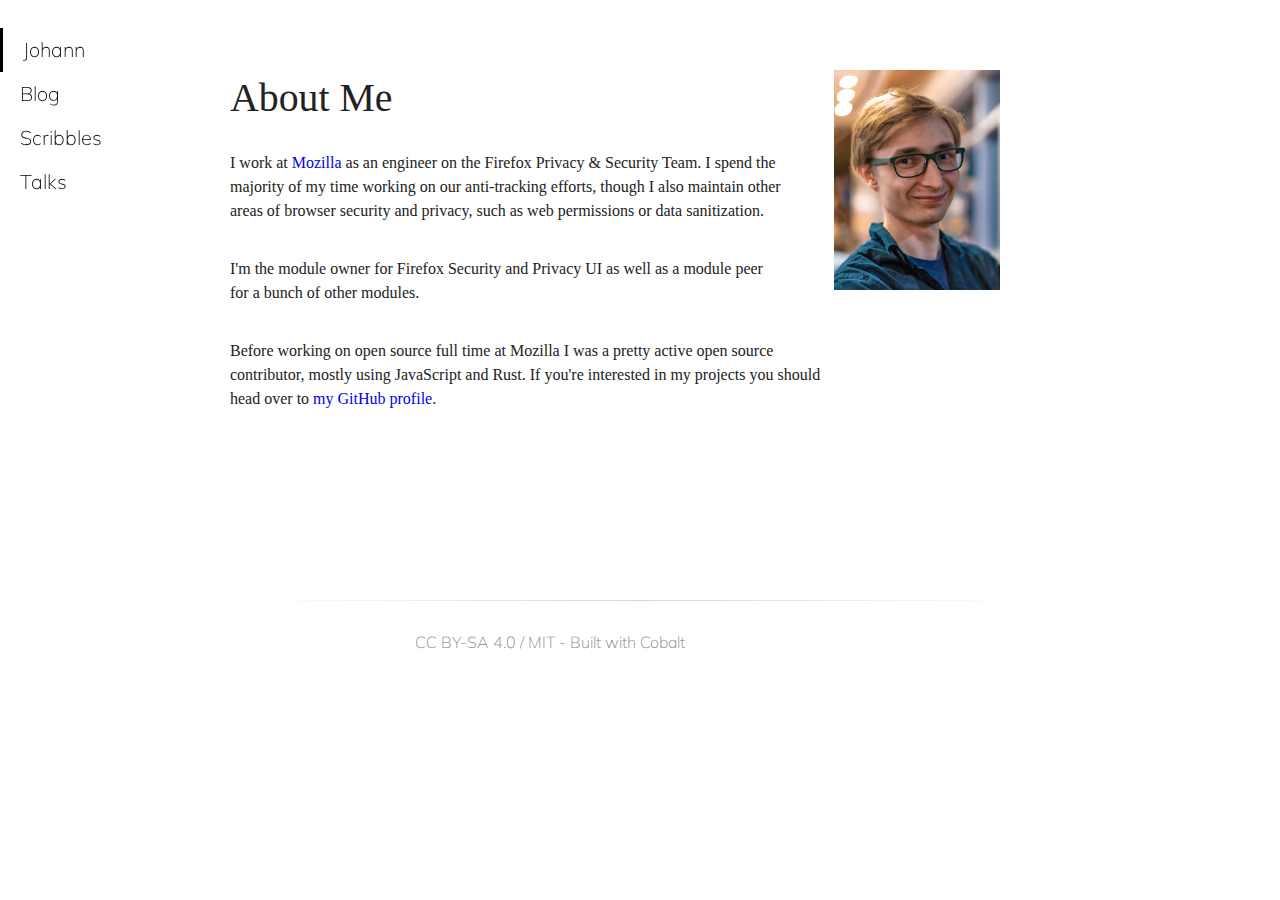
<file: about/index.html>
<!DOCTYPE html>
<html>
  <head>
    <meta charset="utf-8">
<meta name="viewport" content="width=device-width">
<title>Me</title>
<link href='https://fonts.googleapis.com/css?family=Muli:400,300' rel='stylesheet' type='text/css'>
<link href="https://maxcdn.bootstrapcdn.com/font-awesome/4.5.0/css/font-awesome.min.css" rel="stylesheet" integrity="sha256-3dkvEK0WLHRJ7/Csr0BZjAWxERc5WH7bdeUya2aXxdU= sha512-+L4yy6FRcDGbXJ9mPG8MT/3UCDzwR9gPeyFNMCtInsol++5m3bk2bXWKdZjvybmohrAsn3Ua5x8gfLnbE1YkOg==" crossorigin="anonymous">
<link rel="stylesheet" href="/writ.min.css">
<link rel="stylesheet" href="/style.css" type="text/css" media="all" />
<link rel="alternate" href="/rss.xml" type="application/rss+xml" title="RSS" />

  </head>
<body data-route=about>
  <nav class="menu">
  <a class="menu-item current" href="/about/">Johann</a>
  <a class="menu-item " href="/">Blog</a>
  <a class="menu-item" href="https://www.notion.so/johannhof/Johann-s-Scribbles-646639f7330b4147a2942172f36b6964">Scribbles</a>
  <a class="menu-item " href="/talks/">Talks</a>
  <a class="menu-item icon" href="http://github.com/johannhof"><i class="fa fa-github-square"></i></a>
  <a class="menu-item icon" href="http://twitter.com/johannh"><i class="fa fa-twitter-square"></i></a>
  <a class="menu-item icon" href="/rss.xml"><i class="fa fa-rss-square"></i></a>
  <hr>
</nav>

  <main>
    <img class="me-image" src="/img/me.jpg" />

<h1>About Me</h1>

<p>
I work at <a href="https://mozilla.org">Mozilla</a> as an engineer on the Firefox Privacy &amp; Security Team. I spend the majority of my time working on our anti-tracking efforts, though I also maintain other areas of browser security and privacy, such as web permissions or data sanitization.
</p>

<p>
I'm the module owner for Firefox Security and Privacy UI as well as a module peer for a bunch of other modules.
</p>

<p>Before working on open source full time at Mozilla I was a pretty active open source contributor, mostly using JavaScript and Rust. If you're interested in my projects you should head over to <a href="http://github.com/johannhof">my GitHub profile</a>.</p>

  </main>
  <footer>
  <hr>
  <p>
    <a href="/license/">CC BY-SA 4.0 / MIT</a>
    -
    <a href="https://github.com/cobalt-org/cobalt.rs">Built with Cobalt</a>
  </p>
  <br>
</footer>

</body>
</html>
</file>
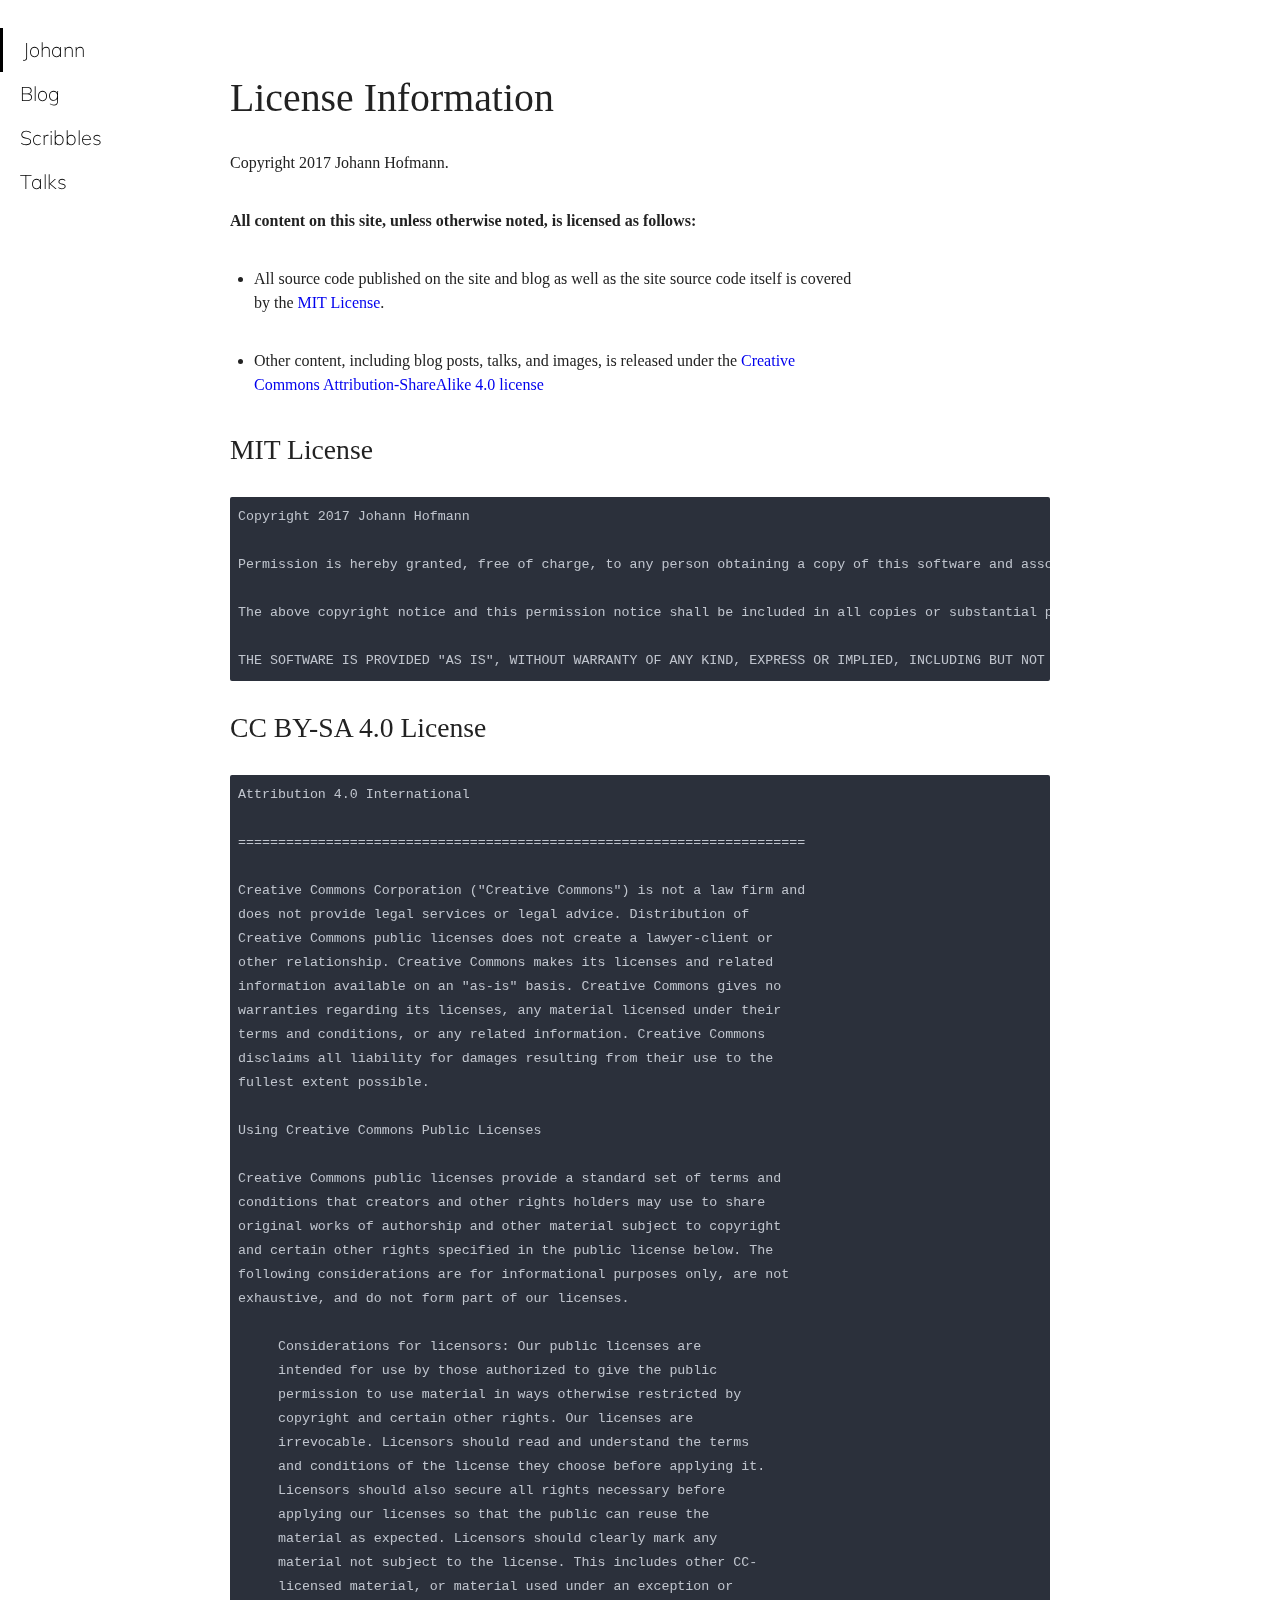
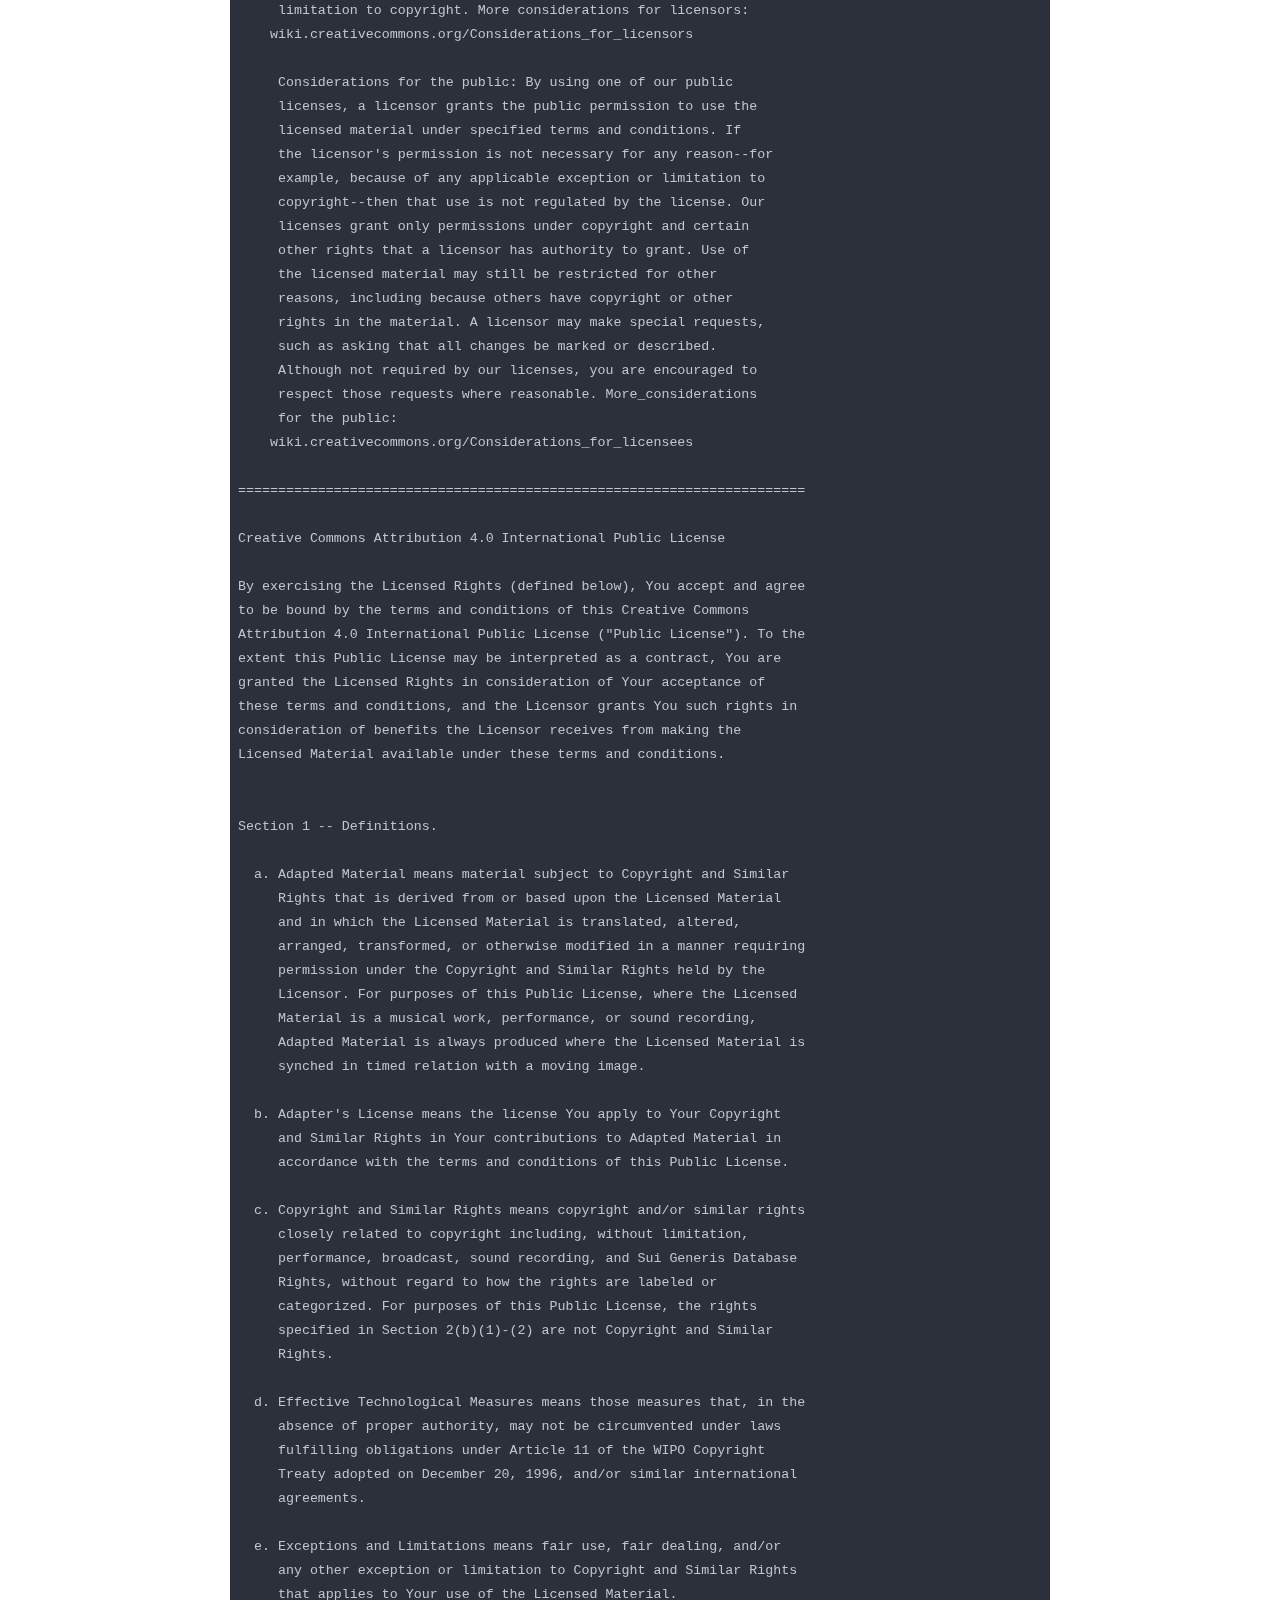
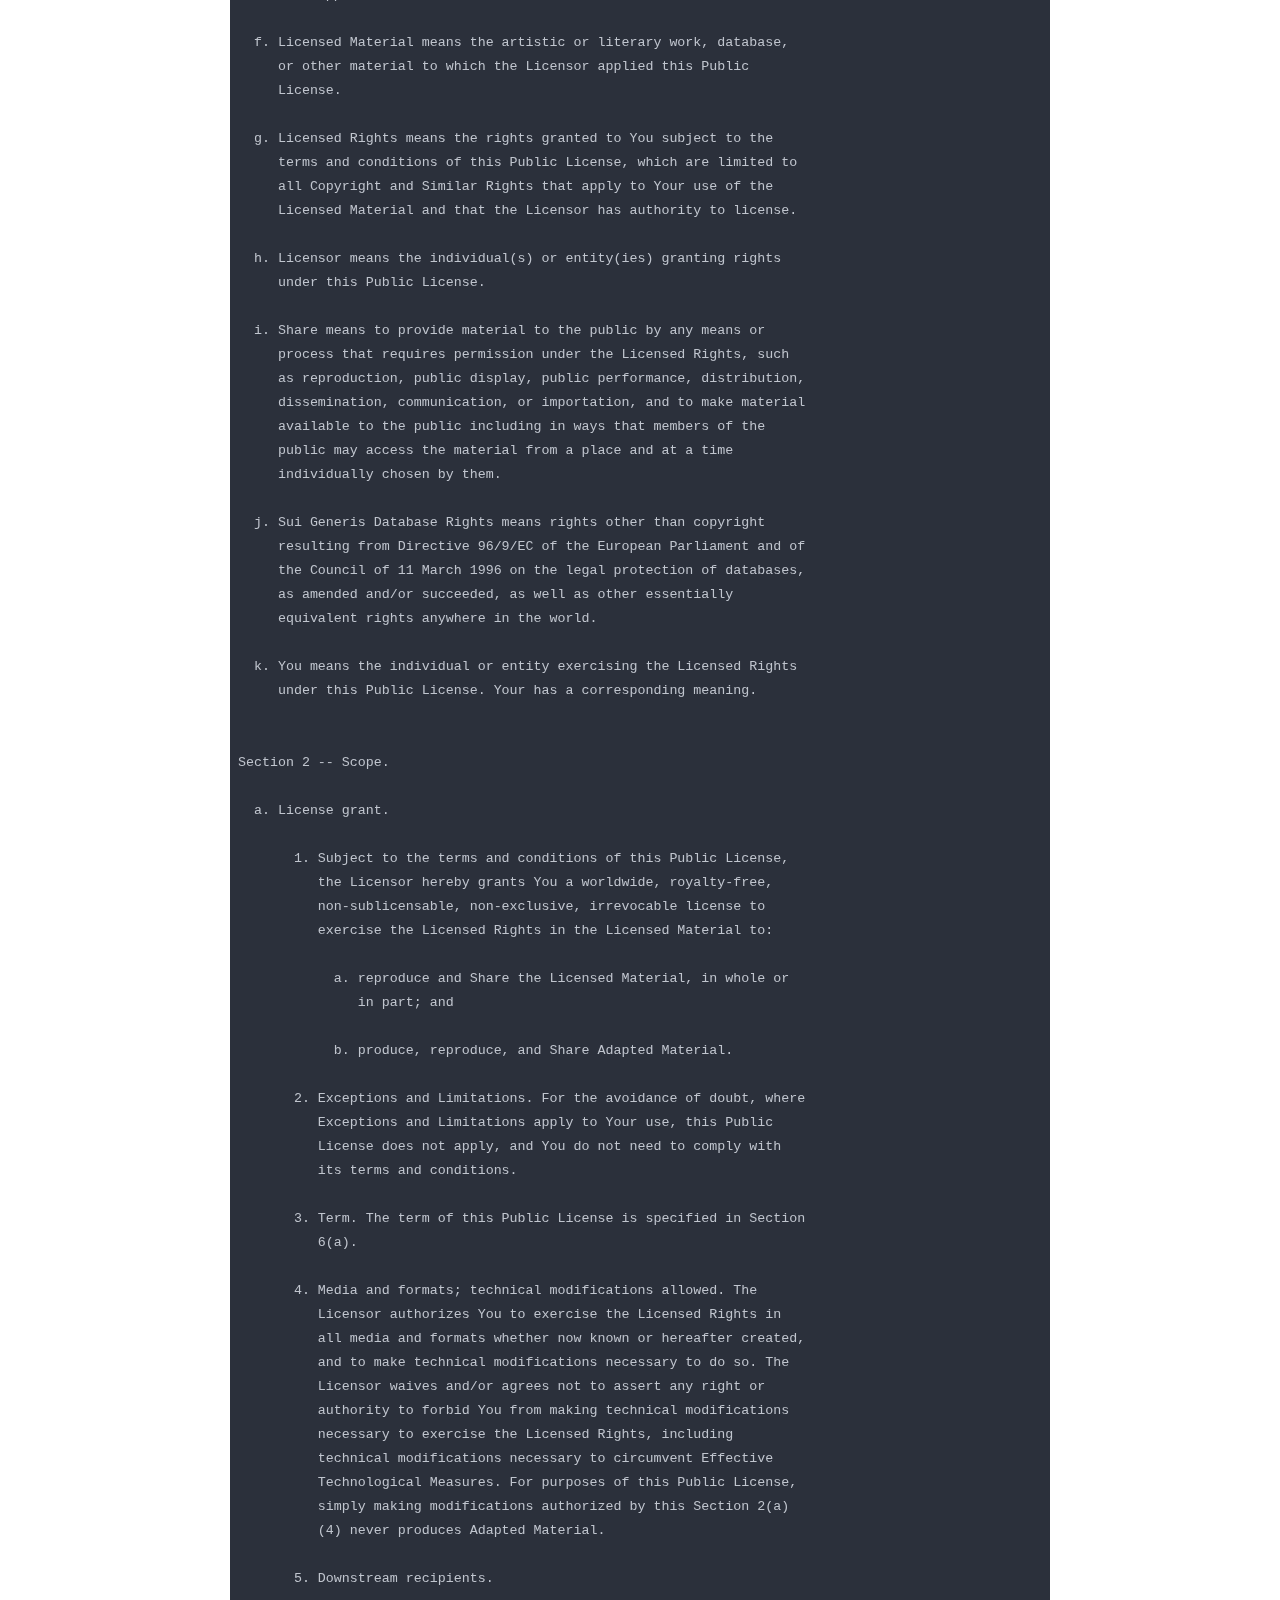
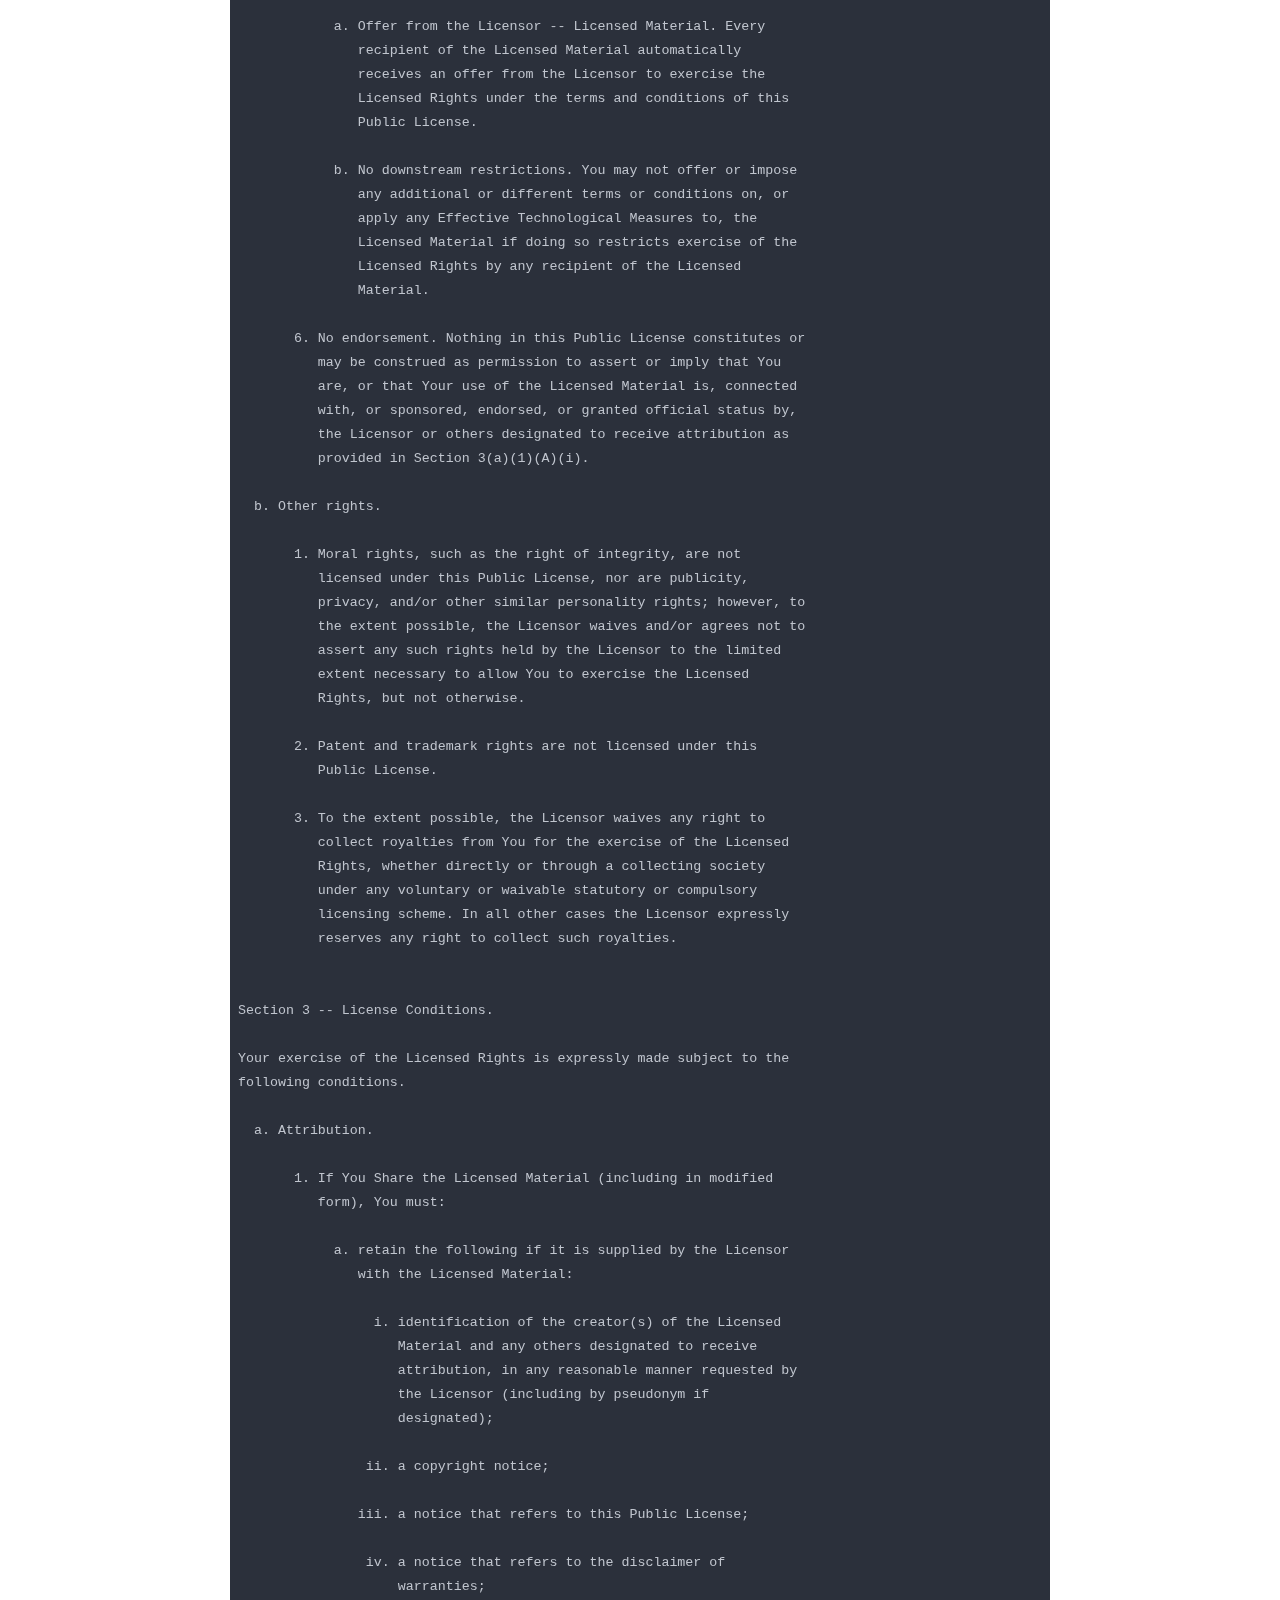
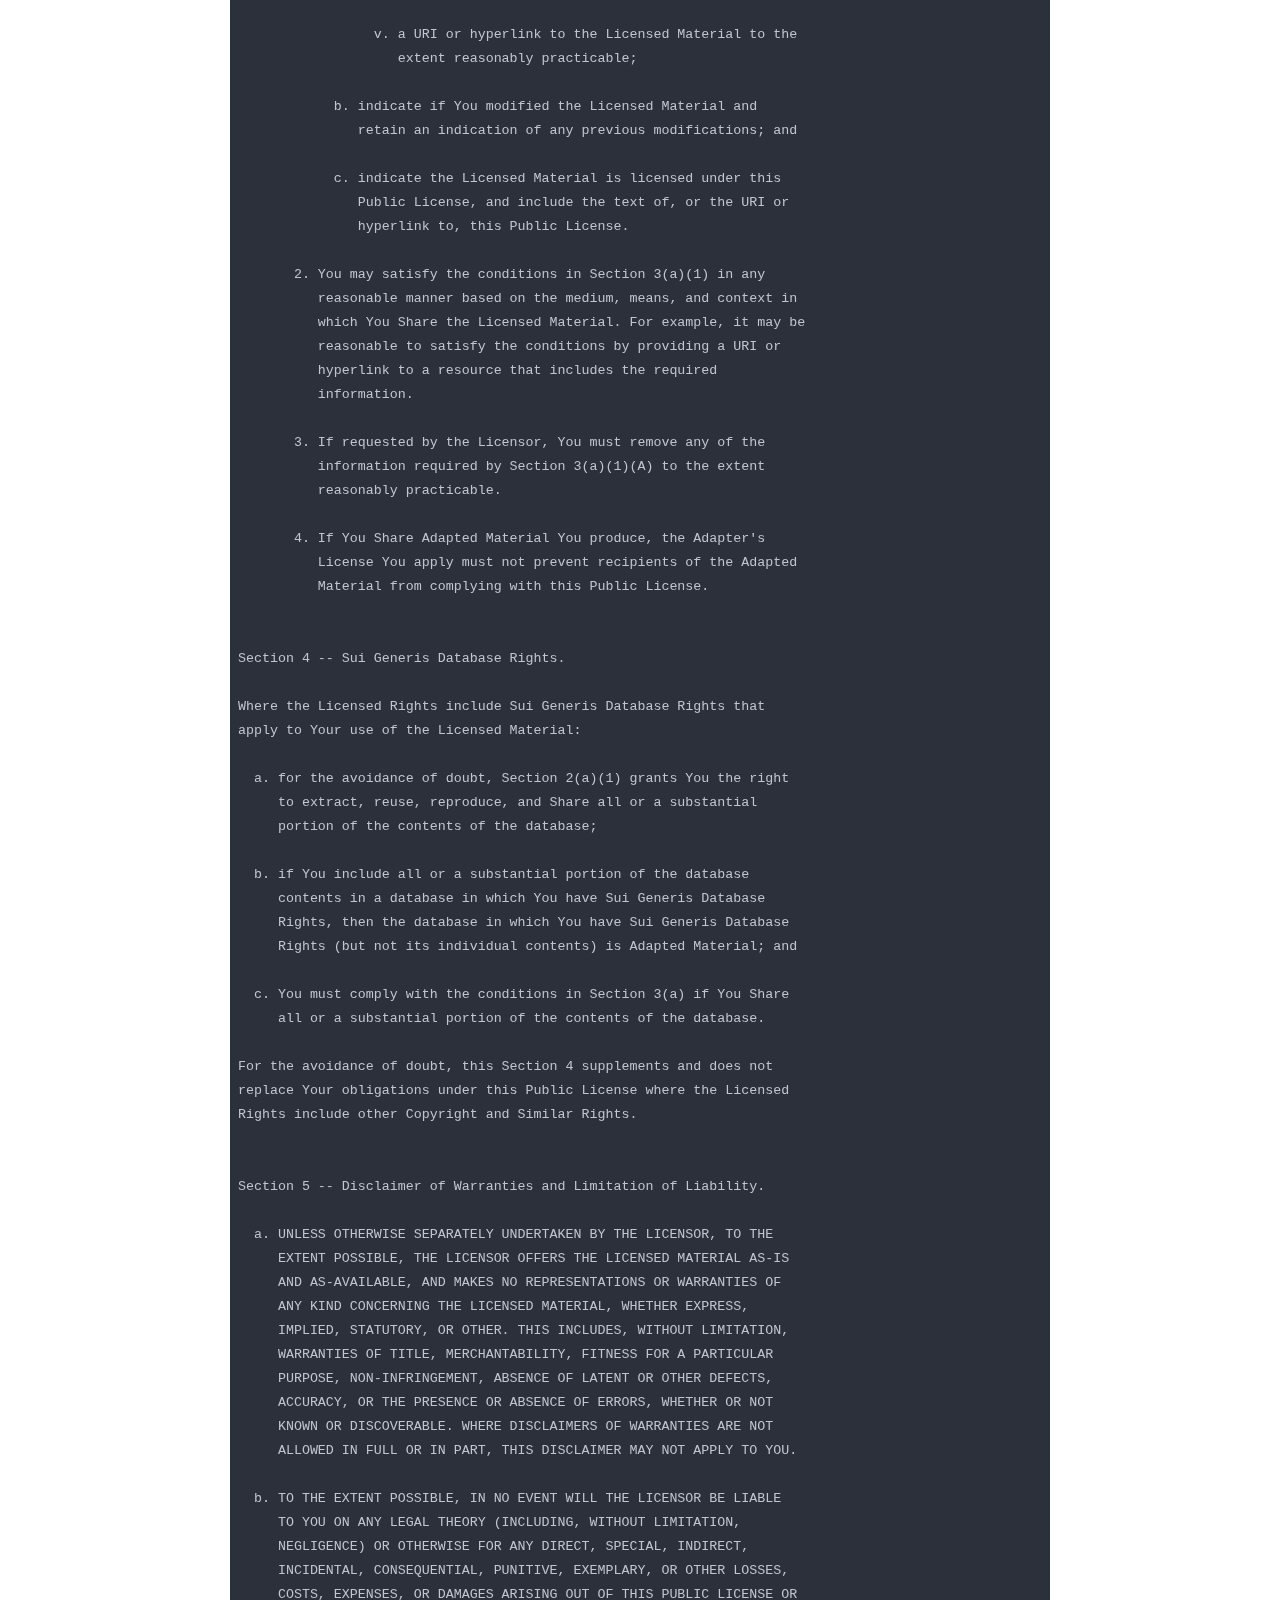
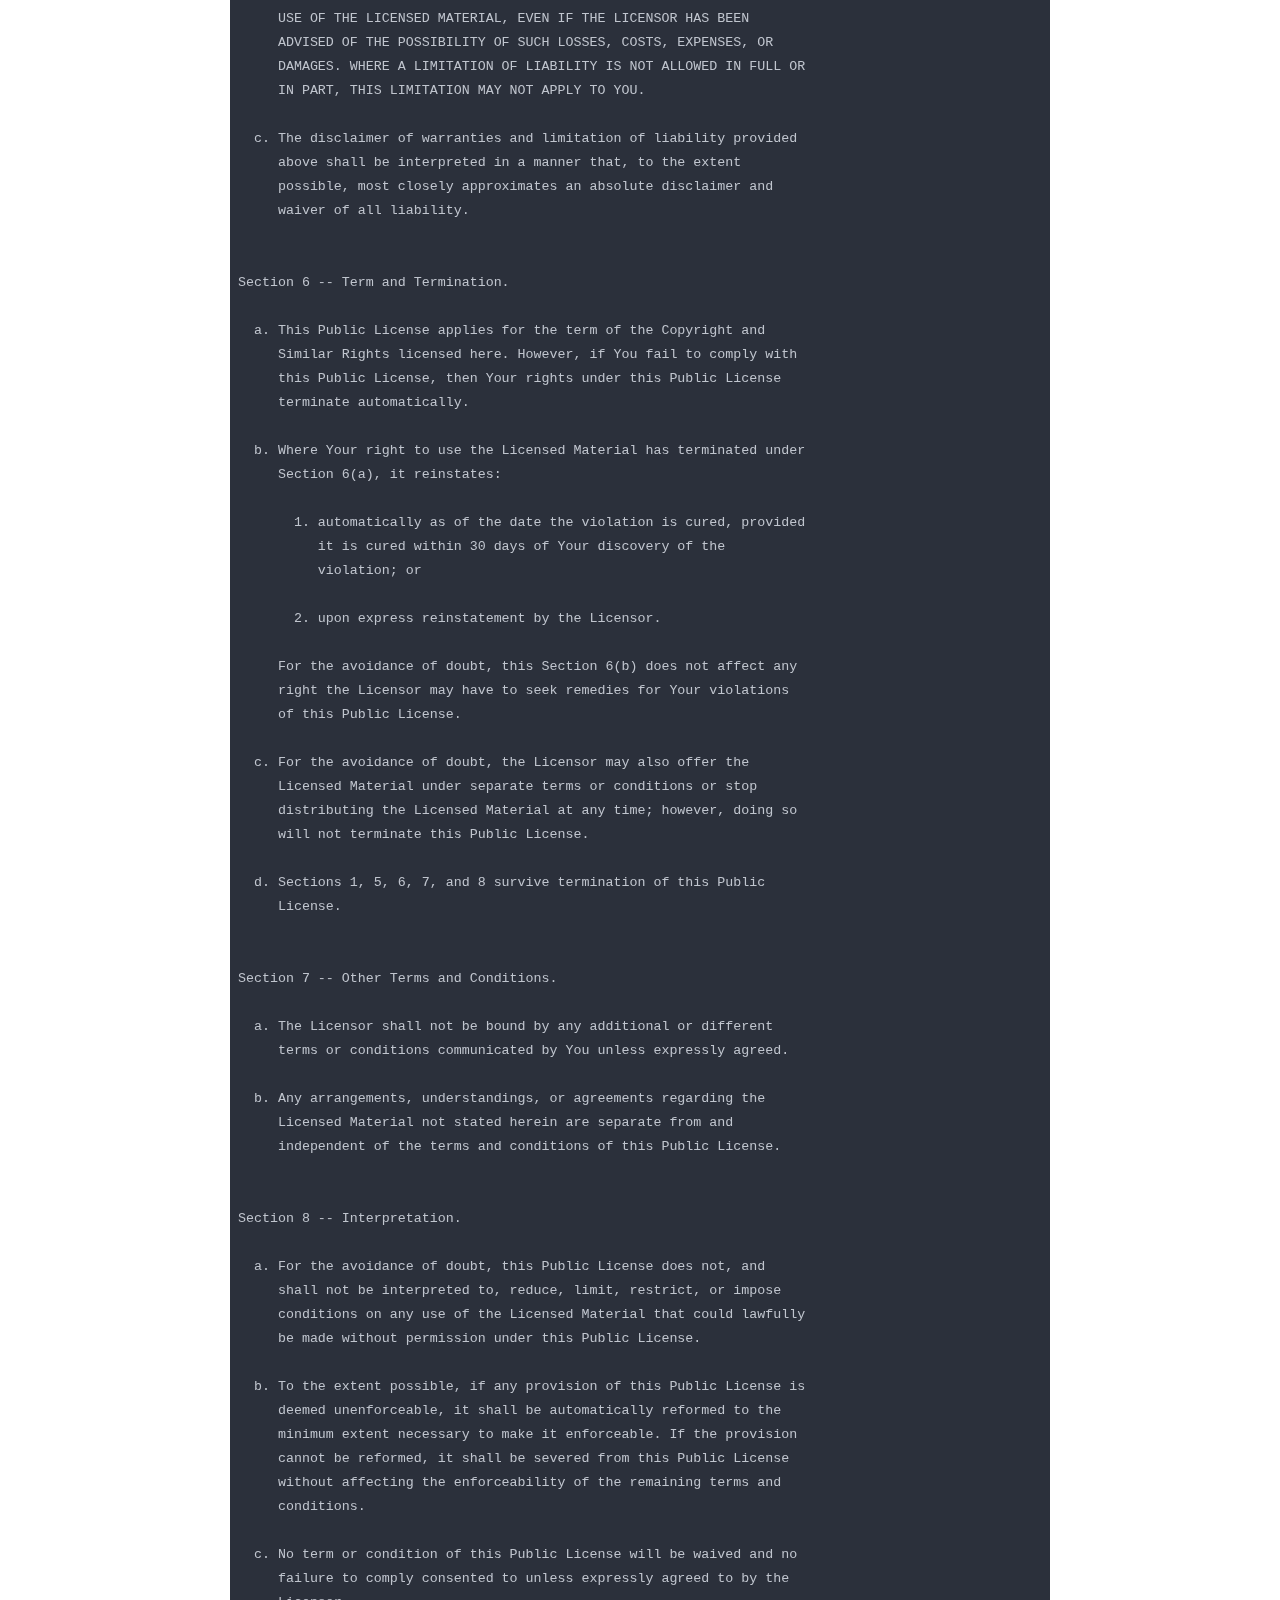
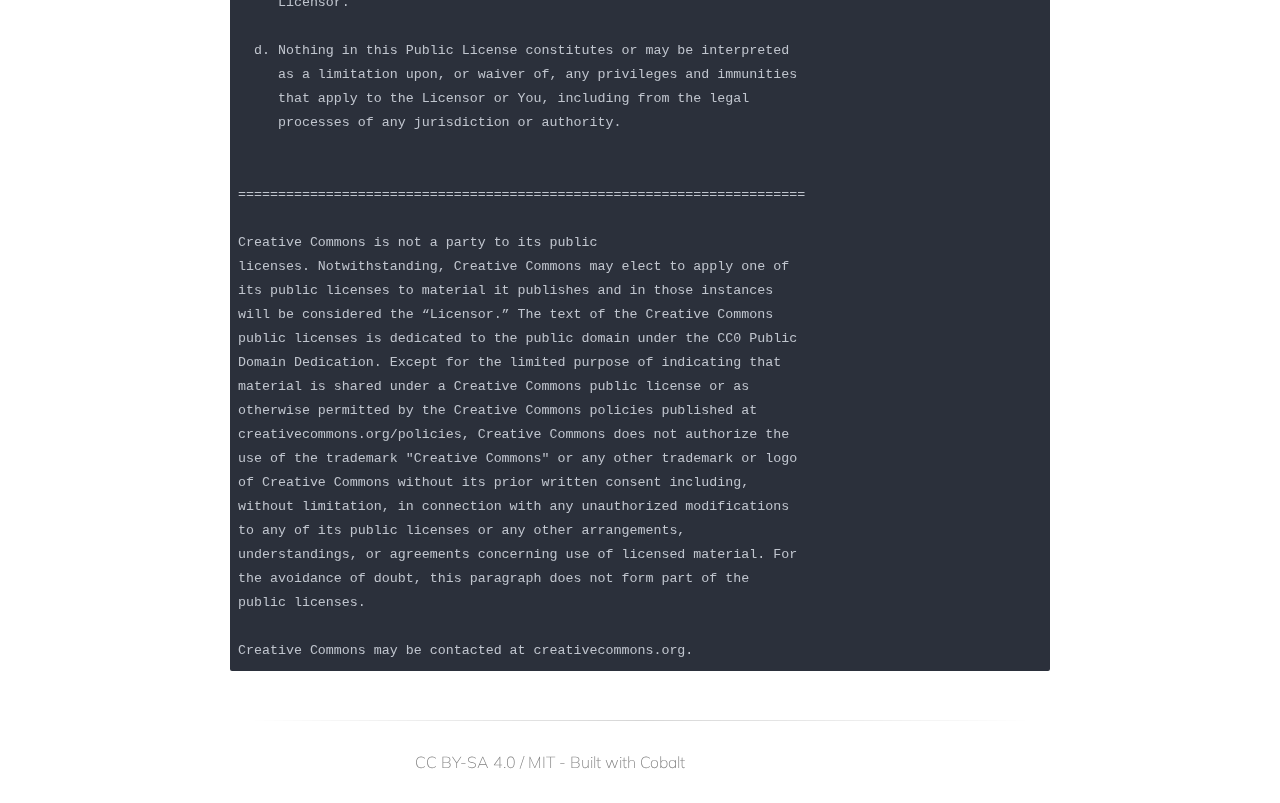
<file: license/index.html>
<!DOCTYPE html>
<html>
  <head>
    <meta charset="utf-8">
<meta name="viewport" content="width=device-width">
<title>johannh.me - License</title>
<link href='https://fonts.googleapis.com/css?family=Muli:400,300' rel='stylesheet' type='text/css'>
<link href="https://maxcdn.bootstrapcdn.com/font-awesome/4.5.0/css/font-awesome.min.css" rel="stylesheet" integrity="sha256-3dkvEK0WLHRJ7/Csr0BZjAWxERc5WH7bdeUya2aXxdU= sha512-+L4yy6FRcDGbXJ9mPG8MT/3UCDzwR9gPeyFNMCtInsol++5m3bk2bXWKdZjvybmohrAsn3Ua5x8gfLnbE1YkOg==" crossorigin="anonymous">
<link rel="stylesheet" href="/writ.min.css">
<link rel="stylesheet" href="/style.css" type="text/css" media="all" />
<link rel="alternate" href="/rss.xml" type="application/rss+xml" title="RSS" />

  </head>
<body data-route=about>
  <nav class="menu">
  <a class="menu-item current" href="/about/">Johann</a>
  <a class="menu-item " href="/">Blog</a>
  <a class="menu-item" href="https://www.notion.so/johannhof/Johann-s-Scribbles-646639f7330b4147a2942172f36b6964">Scribbles</a>
  <a class="menu-item " href="/talks/">Talks</a>
  <a class="menu-item icon" href="http://github.com/johannhof"><i class="fa fa-github-square"></i></a>
  <a class="menu-item icon" href="http://twitter.com/johannh"><i class="fa fa-twitter-square"></i></a>
  <a class="menu-item icon" href="/rss.xml"><i class="fa fa-rss-square"></i></a>
  <hr>
</nav>

  <main>
    <h1>License Information</h1>
<p>Copyright 2017 Johann Hofmann.</p>
<p><strong>All content on this site, unless otherwise noted, is licensed as follows:</strong></p>
<ul>
<li>
<p>All source code published on the site and blog as well as the site source code itself is covered by the <a href="https://opensource.org/licenses/MIT">MIT License</a>.</p>
</li>
<li>
<p>Other content, including blog posts, talks, and images, is released under the <a href="https://creativecommons.org/licenses/by-sa/4.0/">Creative Commons Attribution-ShareAlike 4.0 license</a></p>
</li>
</ul>
<h3>MIT License</h3>
<pre style="background-color:#2b303b;">
<span style="background-color:#2b303b;color:#c0c5ce;">Copyright 2017 Johann Hofmann

Permission is hereby granted, free of charge, to any person obtaining a copy of this software and associated documentation files (the &quot;Software&quot;), to deal in the Software without restriction, including without limitation the rights to use, copy, modify, merge, publish, distribute, sublicense, and/or sell copies of the Software, and to permit persons to whom the Software is furnished to do so, subject to the following conditions:

The above copyright notice and this permission notice shall be included in all copies or substantial portions of the Software.

THE SOFTWARE IS PROVIDED &quot;AS IS&quot;, WITHOUT WARRANTY OF ANY KIND, EXPRESS OR IMPLIED, INCLUDING BUT NOT LIMITED TO THE WARRANTIES OF MERCHANTABILITY, FITNESS FOR A PARTICULAR PURPOSE AND NONINFRINGEMENT. IN NO EVENT SHALL THE AUTHORS OR COPYRIGHT HOLDERS BE LIABLE FOR ANY CLAIM, DAMAGES OR OTHER LIABILITY, WHETHER IN AN ACTION OF CONTRACT, TORT OR OTHERWISE, ARISING FROM, OUT OF OR IN CONNECTION WITH THE SOFTWARE OR THE USE OR OTHER DEALINGS IN THE SOFTWARE.
</span></pre>
<h3>CC BY-SA 4.0 License</h3>
<pre style="background-color:#2b303b;">
<span style="background-color:#2b303b;color:#c0c5ce;">Attribution 4.0 International

=======================================================================

Creative Commons Corporation (&quot;Creative Commons&quot;) is not a law firm and
does not provide legal services or legal advice. Distribution of
Creative Commons public licenses does not create a lawyer-client or
other relationship. Creative Commons makes its licenses and related
information available on an &quot;as-is&quot; basis. Creative Commons gives no
warranties regarding its licenses, any material licensed under their
terms and conditions, or any related information. Creative Commons
disclaims all liability for damages resulting from their use to the
fullest extent possible.

Using Creative Commons Public Licenses

Creative Commons public licenses provide a standard set of terms and
conditions that creators and other rights holders may use to share
original works of authorship and other material subject to copyright
and certain other rights specified in the public license below. The
following considerations are for informational purposes only, are not
exhaustive, and do not form part of our licenses.

     Considerations for licensors: Our public licenses are
     intended for use by those authorized to give the public
     permission to use material in ways otherwise restricted by
     copyright and certain other rights. Our licenses are
     irrevocable. Licensors should read and understand the terms
     and conditions of the license they choose before applying it.
     Licensors should also secure all rights necessary before
     applying our licenses so that the public can reuse the
     material as expected. Licensors should clearly mark any
     material not subject to the license. This includes other CC-
     licensed material, or material used under an exception or
     limitation to copyright. More considerations for licensors:
    wiki.creativecommons.org/Considerations_for_licensors

     Considerations for the public: By using one of our public
     licenses, a licensor grants the public permission to use the
     licensed material under specified terms and conditions. If
     the licensor&#39;s permission is not necessary for any reason--for
     example, because of any applicable exception or limitation to
     copyright--then that use is not regulated by the license. Our
     licenses grant only permissions under copyright and certain
     other rights that a licensor has authority to grant. Use of
     the licensed material may still be restricted for other
     reasons, including because others have copyright or other
     rights in the material. A licensor may make special requests,
     such as asking that all changes be marked or described.
     Although not required by our licenses, you are encouraged to
     respect those requests where reasonable. More_considerations
     for the public:
    wiki.creativecommons.org/Considerations_for_licensees

=======================================================================

Creative Commons Attribution 4.0 International Public License

By exercising the Licensed Rights (defined below), You accept and agree
to be bound by the terms and conditions of this Creative Commons
Attribution 4.0 International Public License (&quot;Public License&quot;). To the
extent this Public License may be interpreted as a contract, You are
granted the Licensed Rights in consideration of Your acceptance of
these terms and conditions, and the Licensor grants You such rights in
consideration of benefits the Licensor receives from making the
Licensed Material available under these terms and conditions.


Section 1 -- Definitions.

  a. Adapted Material means material subject to Copyright and Similar
     Rights that is derived from or based upon the Licensed Material
     and in which the Licensed Material is translated, altered,
     arranged, transformed, or otherwise modified in a manner requiring
     permission under the Copyright and Similar Rights held by the
     Licensor. For purposes of this Public License, where the Licensed
     Material is a musical work, performance, or sound recording,
     Adapted Material is always produced where the Licensed Material is
     synched in timed relation with a moving image.

  b. Adapter&#39;s License means the license You apply to Your Copyright
     and Similar Rights in Your contributions to Adapted Material in
     accordance with the terms and conditions of this Public License.

  c. Copyright and Similar Rights means copyright and/or similar rights
     closely related to copyright including, without limitation,
     performance, broadcast, sound recording, and Sui Generis Database
     Rights, without regard to how the rights are labeled or
     categorized. For purposes of this Public License, the rights
     specified in Section 2(b)(1)-(2) are not Copyright and Similar
     Rights.

  d. Effective Technological Measures means those measures that, in the
     absence of proper authority, may not be circumvented under laws
     fulfilling obligations under Article 11 of the WIPO Copyright
     Treaty adopted on December 20, 1996, and/or similar international
     agreements.

  e. Exceptions and Limitations means fair use, fair dealing, and/or
     any other exception or limitation to Copyright and Similar Rights
     that applies to Your use of the Licensed Material.

  f. Licensed Material means the artistic or literary work, database,
     or other material to which the Licensor applied this Public
     License.

  g. Licensed Rights means the rights granted to You subject to the
     terms and conditions of this Public License, which are limited to
     all Copyright and Similar Rights that apply to Your use of the
     Licensed Material and that the Licensor has authority to license.

  h. Licensor means the individual(s) or entity(ies) granting rights
     under this Public License.

  i. Share means to provide material to the public by any means or
     process that requires permission under the Licensed Rights, such
     as reproduction, public display, public performance, distribution,
     dissemination, communication, or importation, and to make material
     available to the public including in ways that members of the
     public may access the material from a place and at a time
     individually chosen by them.

  j. Sui Generis Database Rights means rights other than copyright
     resulting from Directive 96/9/EC of the European Parliament and of
     the Council of 11 March 1996 on the legal protection of databases,
     as amended and/or succeeded, as well as other essentially
     equivalent rights anywhere in the world.

  k. You means the individual or entity exercising the Licensed Rights
     under this Public License. Your has a corresponding meaning.


Section 2 -- Scope.

  a. License grant.

       1. Subject to the terms and conditions of this Public License,
          the Licensor hereby grants You a worldwide, royalty-free,
          non-sublicensable, non-exclusive, irrevocable license to
          exercise the Licensed Rights in the Licensed Material to:

            a. reproduce and Share the Licensed Material, in whole or
               in part; and

            b. produce, reproduce, and Share Adapted Material.

       2. Exceptions and Limitations. For the avoidance of doubt, where
          Exceptions and Limitations apply to Your use, this Public
          License does not apply, and You do not need to comply with
          its terms and conditions.

       3. Term. The term of this Public License is specified in Section
          6(a).

       4. Media and formats; technical modifications allowed. The
          Licensor authorizes You to exercise the Licensed Rights in
          all media and formats whether now known or hereafter created,
          and to make technical modifications necessary to do so. The
          Licensor waives and/or agrees not to assert any right or
          authority to forbid You from making technical modifications
          necessary to exercise the Licensed Rights, including
          technical modifications necessary to circumvent Effective
          Technological Measures. For purposes of this Public License,
          simply making modifications authorized by this Section 2(a)
          (4) never produces Adapted Material.

       5. Downstream recipients.

            a. Offer from the Licensor -- Licensed Material. Every
               recipient of the Licensed Material automatically
               receives an offer from the Licensor to exercise the
               Licensed Rights under the terms and conditions of this
               Public License.

            b. No downstream restrictions. You may not offer or impose
               any additional or different terms or conditions on, or
               apply any Effective Technological Measures to, the
               Licensed Material if doing so restricts exercise of the
               Licensed Rights by any recipient of the Licensed
               Material.

       6. No endorsement. Nothing in this Public License constitutes or
          may be construed as permission to assert or imply that You
          are, or that Your use of the Licensed Material is, connected
          with, or sponsored, endorsed, or granted official status by,
          the Licensor or others designated to receive attribution as
          provided in Section 3(a)(1)(A)(i).

  b. Other rights.

       1. Moral rights, such as the right of integrity, are not
          licensed under this Public License, nor are publicity,
          privacy, and/or other similar personality rights; however, to
          the extent possible, the Licensor waives and/or agrees not to
          assert any such rights held by the Licensor to the limited
          extent necessary to allow You to exercise the Licensed
          Rights, but not otherwise.

       2. Patent and trademark rights are not licensed under this
          Public License.

       3. To the extent possible, the Licensor waives any right to
          collect royalties from You for the exercise of the Licensed
          Rights, whether directly or through a collecting society
          under any voluntary or waivable statutory or compulsory
          licensing scheme. In all other cases the Licensor expressly
          reserves any right to collect such royalties.


Section 3 -- License Conditions.

Your exercise of the Licensed Rights is expressly made subject to the
following conditions.

  a. Attribution.

       1. If You Share the Licensed Material (including in modified
          form), You must:

            a. retain the following if it is supplied by the Licensor
               with the Licensed Material:

                 i. identification of the creator(s) of the Licensed
                    Material and any others designated to receive
                    attribution, in any reasonable manner requested by
                    the Licensor (including by pseudonym if
                    designated);

                ii. a copyright notice;

               iii. a notice that refers to this Public License;

                iv. a notice that refers to the disclaimer of
                    warranties;

                 v. a URI or hyperlink to the Licensed Material to the
                    extent reasonably practicable;

            b. indicate if You modified the Licensed Material and
               retain an indication of any previous modifications; and

            c. indicate the Licensed Material is licensed under this
               Public License, and include the text of, or the URI or
               hyperlink to, this Public License.

       2. You may satisfy the conditions in Section 3(a)(1) in any
          reasonable manner based on the medium, means, and context in
          which You Share the Licensed Material. For example, it may be
          reasonable to satisfy the conditions by providing a URI or
          hyperlink to a resource that includes the required
          information.

       3. If requested by the Licensor, You must remove any of the
          information required by Section 3(a)(1)(A) to the extent
          reasonably practicable.

       4. If You Share Adapted Material You produce, the Adapter&#39;s
          License You apply must not prevent recipients of the Adapted
          Material from complying with this Public License.


Section 4 -- Sui Generis Database Rights.

Where the Licensed Rights include Sui Generis Database Rights that
apply to Your use of the Licensed Material:

  a. for the avoidance of doubt, Section 2(a)(1) grants You the right
     to extract, reuse, reproduce, and Share all or a substantial
     portion of the contents of the database;

  b. if You include all or a substantial portion of the database
     contents in a database in which You have Sui Generis Database
     Rights, then the database in which You have Sui Generis Database
     Rights (but not its individual contents) is Adapted Material; and

  c. You must comply with the conditions in Section 3(a) if You Share
     all or a substantial portion of the contents of the database.

For the avoidance of doubt, this Section 4 supplements and does not
replace Your obligations under this Public License where the Licensed
Rights include other Copyright and Similar Rights.


Section 5 -- Disclaimer of Warranties and Limitation of Liability.

  a. UNLESS OTHERWISE SEPARATELY UNDERTAKEN BY THE LICENSOR, TO THE
     EXTENT POSSIBLE, THE LICENSOR OFFERS THE LICENSED MATERIAL AS-IS
     AND AS-AVAILABLE, AND MAKES NO REPRESENTATIONS OR WARRANTIES OF
     ANY KIND CONCERNING THE LICENSED MATERIAL, WHETHER EXPRESS,
     IMPLIED, STATUTORY, OR OTHER. THIS INCLUDES, WITHOUT LIMITATION,
     WARRANTIES OF TITLE, MERCHANTABILITY, FITNESS FOR A PARTICULAR
     PURPOSE, NON-INFRINGEMENT, ABSENCE OF LATENT OR OTHER DEFECTS,
     ACCURACY, OR THE PRESENCE OR ABSENCE OF ERRORS, WHETHER OR NOT
     KNOWN OR DISCOVERABLE. WHERE DISCLAIMERS OF WARRANTIES ARE NOT
     ALLOWED IN FULL OR IN PART, THIS DISCLAIMER MAY NOT APPLY TO YOU.

  b. TO THE EXTENT POSSIBLE, IN NO EVENT WILL THE LICENSOR BE LIABLE
     TO YOU ON ANY LEGAL THEORY (INCLUDING, WITHOUT LIMITATION,
     NEGLIGENCE) OR OTHERWISE FOR ANY DIRECT, SPECIAL, INDIRECT,
     INCIDENTAL, CONSEQUENTIAL, PUNITIVE, EXEMPLARY, OR OTHER LOSSES,
     COSTS, EXPENSES, OR DAMAGES ARISING OUT OF THIS PUBLIC LICENSE OR
     USE OF THE LICENSED MATERIAL, EVEN IF THE LICENSOR HAS BEEN
     ADVISED OF THE POSSIBILITY OF SUCH LOSSES, COSTS, EXPENSES, OR
     DAMAGES. WHERE A LIMITATION OF LIABILITY IS NOT ALLOWED IN FULL OR
     IN PART, THIS LIMITATION MAY NOT APPLY TO YOU.

  c. The disclaimer of warranties and limitation of liability provided
     above shall be interpreted in a manner that, to the extent
     possible, most closely approximates an absolute disclaimer and
     waiver of all liability.


Section 6 -- Term and Termination.

  a. This Public License applies for the term of the Copyright and
     Similar Rights licensed here. However, if You fail to comply with
     this Public License, then Your rights under this Public License
     terminate automatically.

  b. Where Your right to use the Licensed Material has terminated under
     Section 6(a), it reinstates:

       1. automatically as of the date the violation is cured, provided
          it is cured within 30 days of Your discovery of the
          violation; or

       2. upon express reinstatement by the Licensor.

     For the avoidance of doubt, this Section 6(b) does not affect any
     right the Licensor may have to seek remedies for Your violations
     of this Public License.

  c. For the avoidance of doubt, the Licensor may also offer the
     Licensed Material under separate terms or conditions or stop
     distributing the Licensed Material at any time; however, doing so
     will not terminate this Public License.

  d. Sections 1, 5, 6, 7, and 8 survive termination of this Public
     License.


Section 7 -- Other Terms and Conditions.

  a. The Licensor shall not be bound by any additional or different
     terms or conditions communicated by You unless expressly agreed.

  b. Any arrangements, understandings, or agreements regarding the
     Licensed Material not stated herein are separate from and
     independent of the terms and conditions of this Public License.


Section 8 -- Interpretation.

  a. For the avoidance of doubt, this Public License does not, and
     shall not be interpreted to, reduce, limit, restrict, or impose
     conditions on any use of the Licensed Material that could lawfully
     be made without permission under this Public License.

  b. To the extent possible, if any provision of this Public License is
     deemed unenforceable, it shall be automatically reformed to the
     minimum extent necessary to make it enforceable. If the provision
     cannot be reformed, it shall be severed from this Public License
     without affecting the enforceability of the remaining terms and
     conditions.

  c. No term or condition of this Public License will be waived and no
     failure to comply consented to unless expressly agreed to by the
     Licensor.

  d. Nothing in this Public License constitutes or may be interpreted
     as a limitation upon, or waiver of, any privileges and immunities
     that apply to the Licensor or You, including from the legal
     processes of any jurisdiction or authority.


=======================================================================

Creative Commons is not a party to its public
licenses. Notwithstanding, Creative Commons may elect to apply one of
its public licenses to material it publishes and in those instances
will be considered the “Licensor.” The text of the Creative Commons
public licenses is dedicated to the public domain under the CC0 Public
Domain Dedication. Except for the limited purpose of indicating that
material is shared under a Creative Commons public license or as
otherwise permitted by the Creative Commons policies published at
creativecommons.org/policies, Creative Commons does not authorize the
use of the trademark &quot;Creative Commons&quot; or any other trademark or logo
of Creative Commons without its prior written consent including,
without limitation, in connection with any unauthorized modifications
to any of its public licenses or any other arrangements,
understandings, or agreements concerning use of licensed material. For
the avoidance of doubt, this paragraph does not form part of the
public licenses.

Creative Commons may be contacted at creativecommons.org.
</span></pre>
  </main>
  <footer>
  <hr>
  <p>
    <a href="/license/">CC BY-SA 4.0 / MIT</a>
    -
    <a href="https://github.com/cobalt-org/cobalt.rs">Built with Cobalt</a>
  </p>
  <br>
</footer>

</body>
</html>
</file>
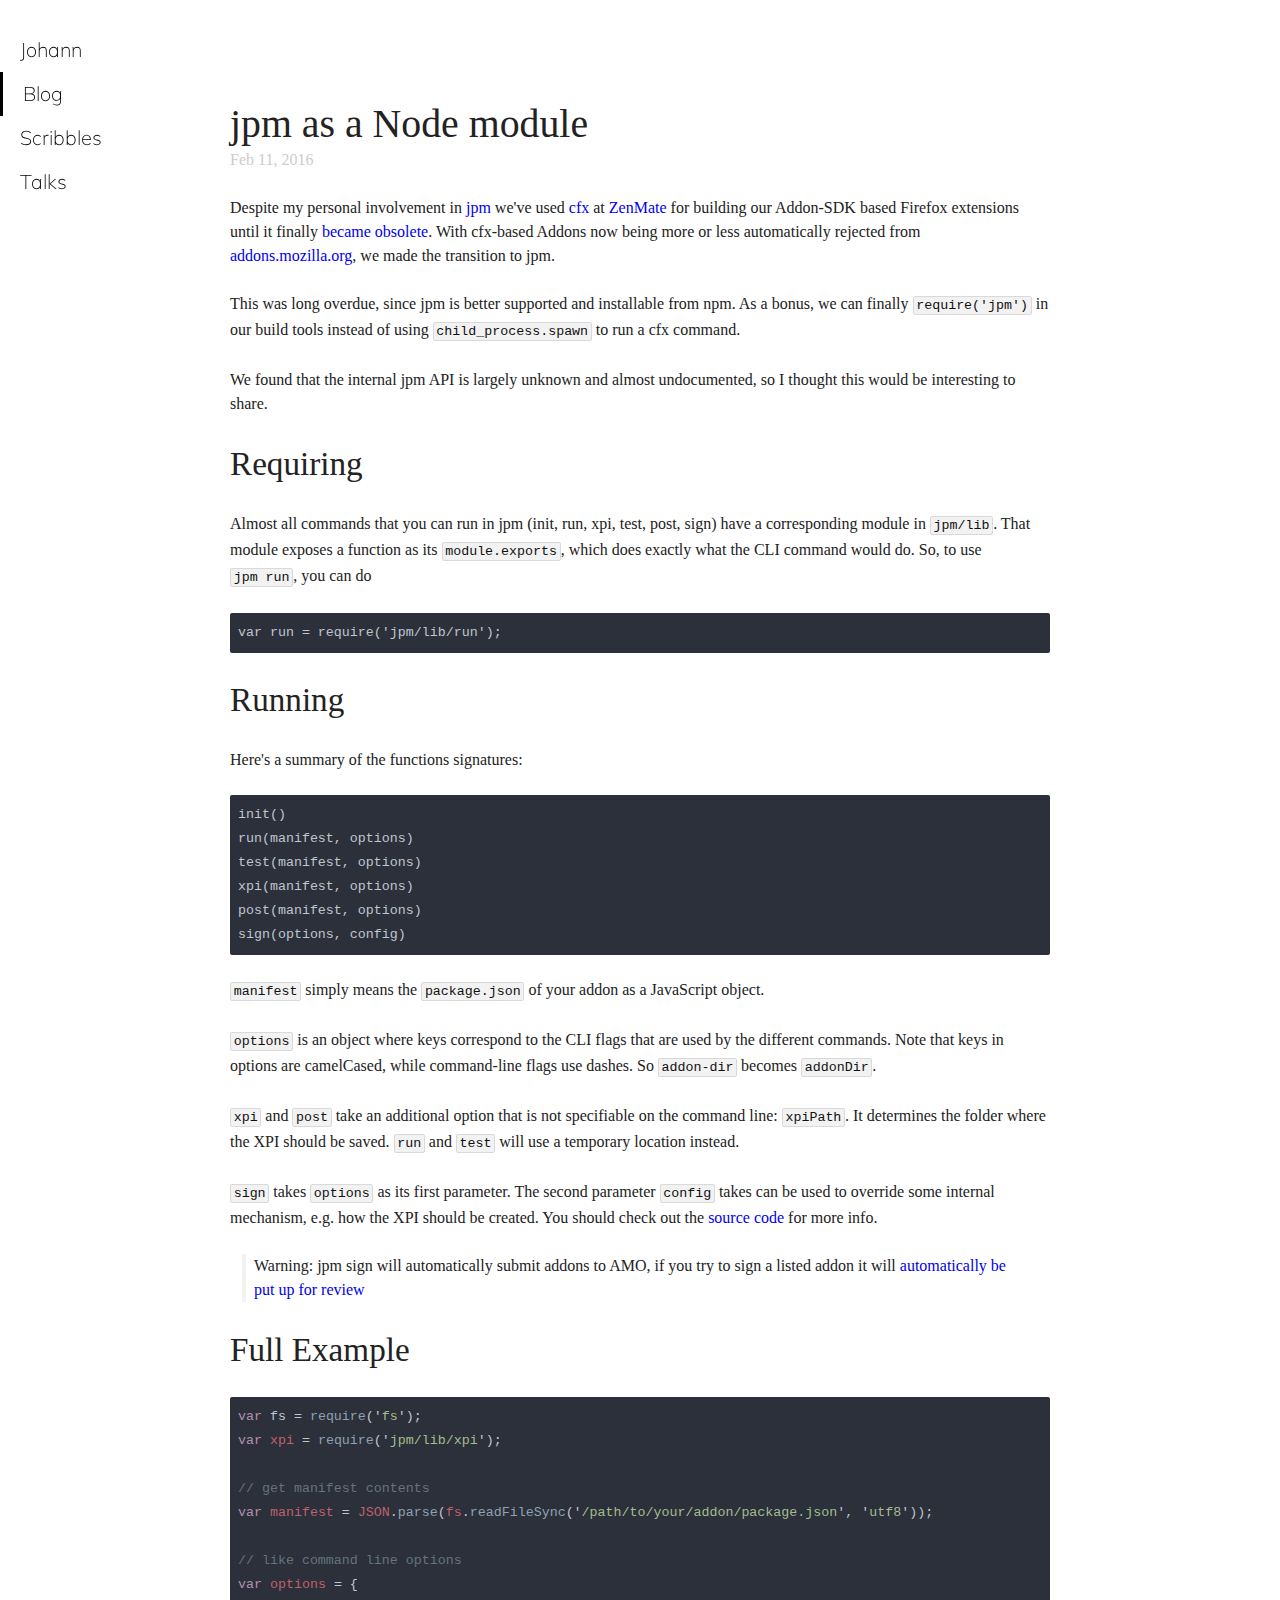
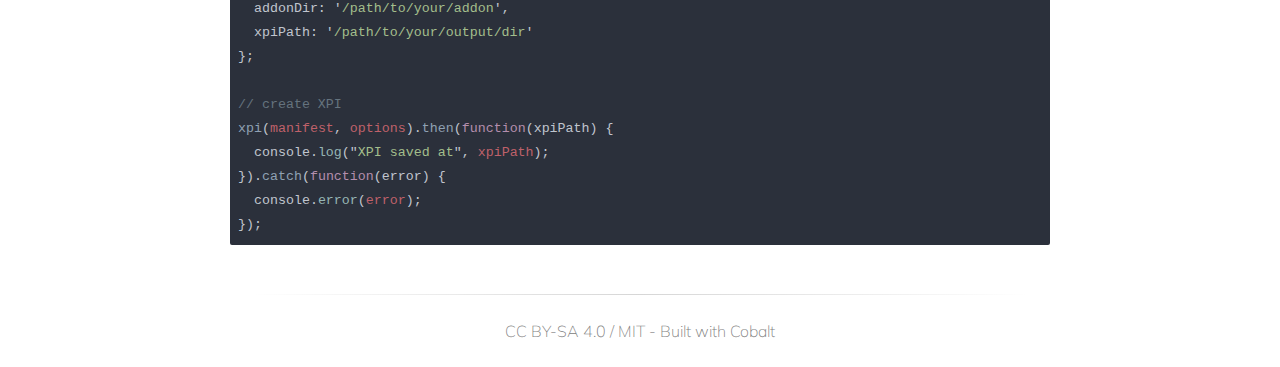
<file: blog/jpm-api.html>
<!DOCTYPE html>
<html>
  <head>
    <meta charset="utf-8">
<meta name="viewport" content="width=device-width">
<title>jpm as a Node module</title>
<link href='https://fonts.googleapis.com/css?family=Muli:400,300' rel='stylesheet' type='text/css'>
<link href="https://maxcdn.bootstrapcdn.com/font-awesome/4.5.0/css/font-awesome.min.css" rel="stylesheet" integrity="sha256-3dkvEK0WLHRJ7/Csr0BZjAWxERc5WH7bdeUya2aXxdU= sha512-+L4yy6FRcDGbXJ9mPG8MT/3UCDzwR9gPeyFNMCtInsol++5m3bk2bXWKdZjvybmohrAsn3Ua5x8gfLnbE1YkOg==" crossorigin="anonymous">
<link rel="stylesheet" href="/writ.min.css">
<link rel="stylesheet" href="/style.css" type="text/css" media="all" />
<link rel="alternate" href="/rss.xml" type="application/rss+xml" title="RSS" />

  </head>
<body data-route=blog>
  <nav class="menu">
  <a class="menu-item " href="/about/">Johann</a>
  <a class="menu-item current" href="/">Blog</a>
  <a class="menu-item" href="https://www.notion.so/johannhof/Johann-s-Scribbles-646639f7330b4147a2942172f36b6964">Scribbles</a>
  <a class="menu-item " href="/talks/">Talks</a>
  <a class="menu-item icon" href="http://github.com/johannhof"><i class="fa fa-github-square"></i></a>
  <a class="menu-item icon" href="http://twitter.com/johannh"><i class="fa fa-twitter-square"></i></a>
  <a class="menu-item icon" href="/rss.xml"><i class="fa fa-rss-square"></i></a>
  <hr>
</nav>

  <main>
    <article>
      <h1>jpm as a Node module</h1>
      <time pubdate="pubdate">Feb 11, 2016</time>
      <p>Despite my personal involvement in <a href="https://github.com/mozilla-jetpack/jpm">jpm</a> we've used <a href="https://developer.mozilla.org/en-US/Add-ons/SDK/Tools/cfx">cfx</a> at <a href="https://zenmate.com">ZenMate</a> for building
our Addon-SDK based Firefox extensions until it finally <a href="https://blog.mozilla.org/addons/2015/10/14/breaking-changes-let-const-firefox-nightly-44/">became obsolete</a>.
With cfx-based Addons now being more or less automatically rejected from <a href="https://addons.mozilla.org">addons.mozilla.org</a>, we made the transition to jpm.</p>
<p>This was long overdue, since jpm is better supported and installable from npm. As a bonus, we can finally <code>require('jpm')</code> in
our build tools instead of using <code>child_process.spawn</code> to run a cfx command.</p>
<p>We found that the internal jpm API is largely unknown and almost undocumented, so I thought this would be interesting to share.</p>
<h2>Requiring</h2>
<p>Almost all commands that you can run in jpm (init, run, xpi, test, post, sign) have a corresponding module in <code>jpm/lib</code>. That module exposes a function as its <code>module.exports</code>, which does exactly what the CLI command would do. So, to use <code>jpm run</code>, you can do</p>
<pre style="background-color:#2b303b;">
<span style="background-color:#2b303b;color:#c0c5ce;">var run = require(&#39;jpm/lib/run&#39;);
</span></pre>
<h2>Running</h2>
<p>Here's a summary of the functions signatures:</p>
<pre style="background-color:#2b303b;">
<span style="background-color:#2b303b;color:#c0c5ce;">init()
</span><span style="background-color:#2b303b;color:#c0c5ce;">run(manifest, options)
</span><span style="background-color:#2b303b;color:#c0c5ce;">test(manifest, options)
</span><span style="background-color:#2b303b;color:#c0c5ce;">xpi(manifest, options)
</span><span style="background-color:#2b303b;color:#c0c5ce;">post(manifest, options)
</span><span style="background-color:#2b303b;color:#c0c5ce;">sign(options, config)
</span></pre>
<p><code>manifest</code> simply means the <code>package.json</code> of your addon as a JavaScript object.</p>
<p><code>options</code> is an object where keys correspond to the CLI flags that are used by the different commands.
Note that keys in options are camelCased, while command-line flags use dashes. So <code>addon-dir</code> becomes <code>addonDir</code>.</p>
<p><code>xpi</code> and <code>post</code> take an additional option that is not specifiable on the command line: <code>xpiPath</code>. It determines the folder where the XPI should be saved. <code>run</code> and <code>test</code> will use a temporary location instead.</p>
<p><code>sign</code> takes <code>options</code> as its first parameter. The second parameter <code>config</code> takes can be used to override some internal mechanism, e.g. how the XPI should be created. You should check out the <a href="https://github.com/mozilla-jetpack/jpm/blob/master/lib/sign.js">source code</a> for more info.</p>
<blockquote>
<p>Warning: jpm sign will automatically submit addons to AMO, if you try to sign a listed addon it will <a href="https://github.com/mozilla-jetpack/jpm/issues/467">automatically be put up for review</a></p>
</blockquote>
<h2>Full Example</h2>
<pre style="background-color:#2b303b;">
<span style="background-color:#2b303b;color:#b48ead;">var </span><span style="background-color:#2b303b;color:#c0c5ce;">fs = </span><span style="background-color:#2b303b;color:#8fa1b3;">require</span><span style="background-color:#2b303b;color:#c0c5ce;">(&#39;</span><span style="background-color:#2b303b;color:#a3be8c;">fs</span><span style="background-color:#2b303b;color:#c0c5ce;">&#39;);
</span><span style="background-color:#2b303b;color:#b48ead;">var </span><span style="background-color:#2b303b;color:#bf616a;">xpi </span><span style="background-color:#2b303b;color:#c0c5ce;">= </span><span style="background-color:#2b303b;color:#8fa1b3;">require</span><span style="background-color:#2b303b;color:#c0c5ce;">(&#39;</span><span style="background-color:#2b303b;color:#a3be8c;">jpm/lib/xpi</span><span style="background-color:#2b303b;color:#c0c5ce;">&#39;);

</span><span style="background-color:#2b303b;color:#65737e;">// get manifest contents 
</span><span style="background-color:#2b303b;color:#b48ead;">var </span><span style="background-color:#2b303b;color:#bf616a;">manifest </span><span style="background-color:#2b303b;color:#c0c5ce;">= </span><span style="background-color:#2b303b;color:#bf616a;">JSON</span><span style="background-color:#2b303b;color:#c0c5ce;">.</span><span style="background-color:#2b303b;color:#8fa1b3;">parse</span><span style="background-color:#2b303b;color:#c0c5ce;">(</span><span style="background-color:#2b303b;color:#bf616a;">fs</span><span style="background-color:#2b303b;color:#c0c5ce;">.</span><span style="background-color:#2b303b;color:#8fa1b3;">readFileSync</span><span style="background-color:#2b303b;color:#c0c5ce;">(&#39;</span><span style="background-color:#2b303b;color:#a3be8c;">/path/to/your/addon/package.json</span><span style="background-color:#2b303b;color:#c0c5ce;">&#39;, &#39;</span><span style="background-color:#2b303b;color:#a3be8c;">utf8</span><span style="background-color:#2b303b;color:#c0c5ce;">&#39;));

</span><span style="background-color:#2b303b;color:#65737e;">// like command line options
</span><span style="background-color:#2b303b;color:#b48ead;">var </span><span style="background-color:#2b303b;color:#bf616a;">options </span><span style="background-color:#2b303b;color:#c0c5ce;">= {
  addonDir: &#39;</span><span style="background-color:#2b303b;color:#a3be8c;">/path/to/your/addon</span><span style="background-color:#2b303b;color:#c0c5ce;">&#39;,
  xpiPath: &#39;</span><span style="background-color:#2b303b;color:#a3be8c;">/path/to/your/output/dir</span><span style="background-color:#2b303b;color:#c0c5ce;">&#39;
};

</span><span style="background-color:#2b303b;color:#65737e;">// create XPI
</span><span style="background-color:#2b303b;color:#8fa1b3;">xpi</span><span style="background-color:#2b303b;color:#c0c5ce;">(</span><span style="background-color:#2b303b;color:#bf616a;">manifest</span><span style="background-color:#2b303b;color:#c0c5ce;">, </span><span style="background-color:#2b303b;color:#bf616a;">options</span><span style="background-color:#2b303b;color:#c0c5ce;">).</span><span style="background-color:#2b303b;color:#8fa1b3;">then</span><span style="background-color:#2b303b;color:#c0c5ce;">(</span><span style="background-color:#2b303b;color:#b48ead;">function</span><span style="background-color:#2b303b;color:#c0c5ce;">(xpiPath) {
  console.</span><span style="background-color:#2b303b;color:#96b5b4;">log</span><span style="background-color:#2b303b;color:#c0c5ce;">(&quot;</span><span style="background-color:#2b303b;color:#a3be8c;">XPI saved at</span><span style="background-color:#2b303b;color:#c0c5ce;">&quot;, </span><span style="background-color:#2b303b;color:#bf616a;">xpiPath</span><span style="background-color:#2b303b;color:#c0c5ce;">);
}).</span><span style="background-color:#2b303b;color:#8fa1b3;">catch</span><span style="background-color:#2b303b;color:#c0c5ce;">(</span><span style="background-color:#2b303b;color:#b48ead;">function</span><span style="background-color:#2b303b;color:#c0c5ce;">(error) {
  console.</span><span style="background-color:#2b303b;color:#96b5b4;">error</span><span style="background-color:#2b303b;color:#c0c5ce;">(</span><span style="background-color:#2b303b;color:#bf616a;">error</span><span style="background-color:#2b303b;color:#c0c5ce;">);
});
</span></pre>
    </article>
  </main>
  <footer>
  <hr>
  <p>
    <a href="/license/">CC BY-SA 4.0 / MIT</a>
    -
    <a href="https://github.com/cobalt-org/cobalt.rs">Built with Cobalt</a>
  </p>
  <br>
</footer>

</body>
</html>
</file>
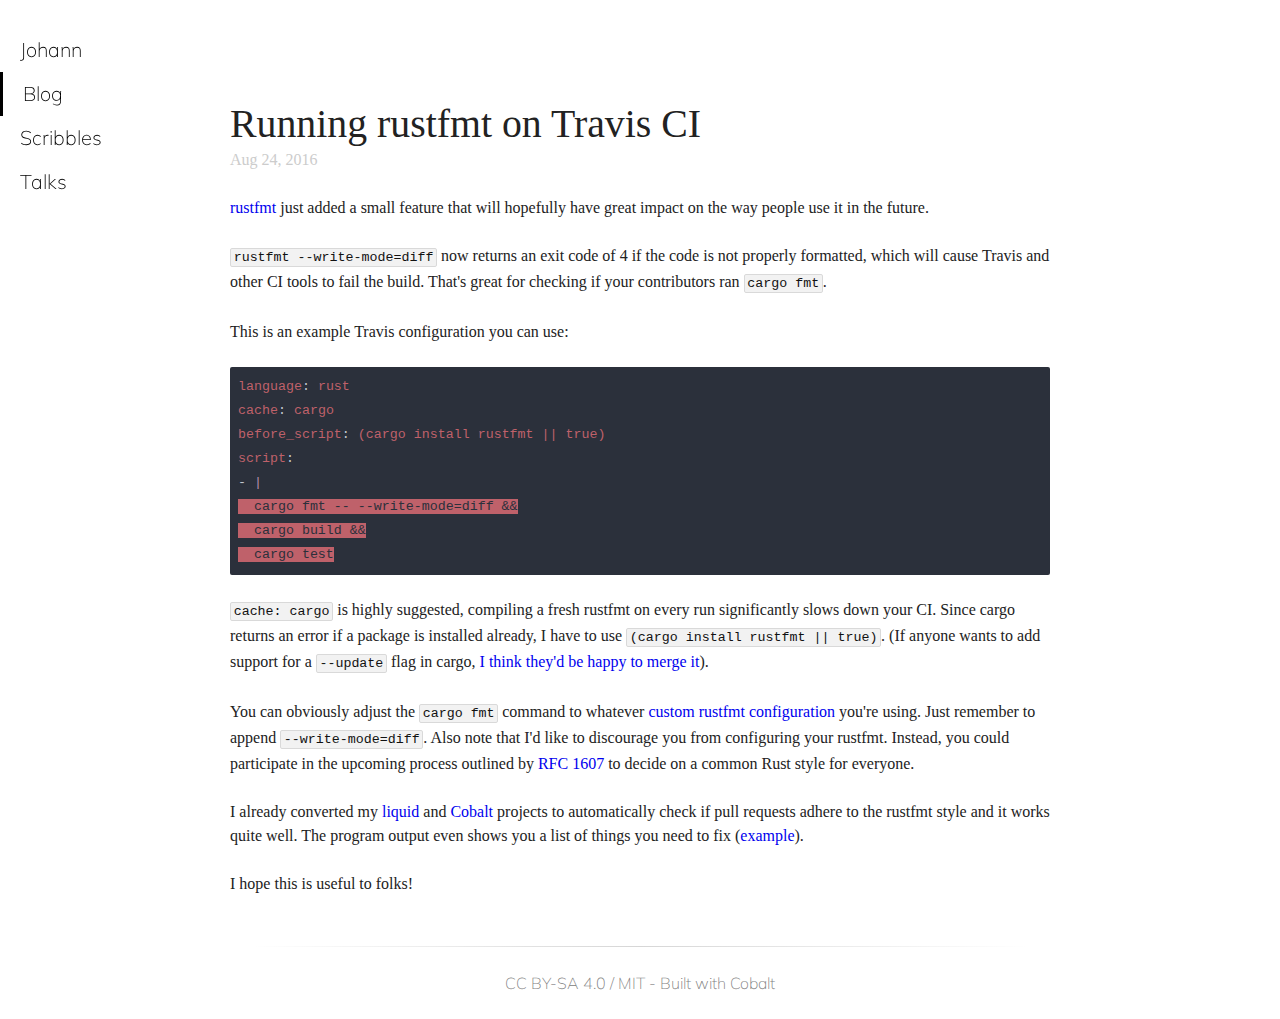
<file: blog/rustfmt-ci.html>
<!DOCTYPE html>
<html>
  <head>
    <meta charset="utf-8">
<meta name="viewport" content="width=device-width">
<title>Running rustfmt on Travis CI</title>
<link href='https://fonts.googleapis.com/css?family=Muli:400,300' rel='stylesheet' type='text/css'>
<link href="https://maxcdn.bootstrapcdn.com/font-awesome/4.5.0/css/font-awesome.min.css" rel="stylesheet" integrity="sha256-3dkvEK0WLHRJ7/Csr0BZjAWxERc5WH7bdeUya2aXxdU= sha512-+L4yy6FRcDGbXJ9mPG8MT/3UCDzwR9gPeyFNMCtInsol++5m3bk2bXWKdZjvybmohrAsn3Ua5x8gfLnbE1YkOg==" crossorigin="anonymous">
<link rel="stylesheet" href="/writ.min.css">
<link rel="stylesheet" href="/style.css" type="text/css" media="all" />
<link rel="alternate" href="/rss.xml" type="application/rss+xml" title="RSS" />

  </head>
<body data-route=blog>
  <nav class="menu">
  <a class="menu-item " href="/about/">Johann</a>
  <a class="menu-item current" href="/">Blog</a>
  <a class="menu-item" href="https://www.notion.so/johannhof/Johann-s-Scribbles-646639f7330b4147a2942172f36b6964">Scribbles</a>
  <a class="menu-item " href="/talks/">Talks</a>
  <a class="menu-item icon" href="http://github.com/johannhof"><i class="fa fa-github-square"></i></a>
  <a class="menu-item icon" href="http://twitter.com/johannh"><i class="fa fa-twitter-square"></i></a>
  <a class="menu-item icon" href="/rss.xml"><i class="fa fa-rss-square"></i></a>
  <hr>
</nav>

  <main>
    <article>
      <h1>Running rustfmt on Travis CI</h1>
      <time pubdate="pubdate">Aug 24, 2016</time>
      <p><a href="https://github.com/rust-lang-nursery/rustfmt">rustfmt</a> just added a small feature that will hopefully have great impact on the way people use it in the future.</p>
<p><code>rustfmt --write-mode=diff</code> now returns an exit code of 4 if the code is not properly formatted, which will cause Travis and other CI tools to fail the build. That's great for checking if your contributors ran <code>cargo fmt</code>.</p>
<p>This is an example Travis configuration you can use:</p>
<pre style="background-color:#2b303b;">
<span style="background-color:#2b303b;color:#bf616a;">language</span><span style="background-color:#2b303b;color:#c0c5ce;">: </span><span style="background-color:#2b303b;color:#bf616a;">rust
cache</span><span style="background-color:#2b303b;color:#c0c5ce;">: </span><span style="background-color:#2b303b;color:#bf616a;">cargo
before_script</span><span style="background-color:#2b303b;color:#c0c5ce;">: </span><span style="background-color:#2b303b;color:#bf616a;">(cargo install rustfmt || true)
script</span><span style="background-color:#2b303b;color:#c0c5ce;">:
- </span><span style="background-color:#2b303b;color:#b48ead;">|
</span><span style="background-color:#bf616a;color:#2b303b;">  cargo fmt -- --write-mode=diff &amp;&amp;</span><span style="background-color:#2b303b;color:#c0c5ce;">
</span><span style="background-color:#bf616a;color:#2b303b;">  cargo build &amp;&amp;</span><span style="background-color:#2b303b;color:#c0c5ce;">
</span><span style="background-color:#bf616a;color:#2b303b;">  cargo test</span><span style="background-color:#2b303b;color:#c0c5ce;">
</span></pre>
<p><code>cache: cargo</code> is highly suggested, compiling a fresh rustfmt on every run significantly slows down your CI.
Since cargo returns an error if a package is installed already, I have to use <code>(cargo install rustfmt || true)</code>.
(If anyone wants to add support for a <code>--update</code> flag in cargo, <a href="https://github.com/rust-lang/cargo/pull/2405#issuecomment-195475633">I think they'd be happy to merge it</a>).</p>
<p>You can obviously adjust the <code>cargo fmt</code> command to whatever <a href="https://github.com/rust-lang-nursery/rustfmt#configuring-rustfmt">custom rustfmt configuration</a> you're using. Just remember to append <code>--write-mode=diff</code>. Also note that I'd like to discourage you from configuring your rustfmt. Instead, you could participate in the upcoming process outlined by <a href="https://github.com/rust-lang/rfcs/blob/master/text/1607-style-rfcs.md">RFC 1607</a> to decide on a common Rust style for everyone.</p>
<p>I already converted my <a href="https://travis-ci.org/cobalt-org/liquid-rust">liquid</a> and <a href="https://github.com/cobalt-org/cobalt.rs">Cobalt</a> projects to automatically check if pull requests adhere to the rustfmt style and it works quite well. The program output even shows you a list of things you need to fix (<a href="https://travis-ci.org/cobalt-org/liquid-rust/jobs/143378751#L263">example</a>).</p>
<p>I hope this is useful to folks!</p>

    </article>
  </main>
  <footer>
  <hr>
  <p>
    <a href="/license/">CC BY-SA 4.0 / MIT</a>
    -
    <a href="https://github.com/cobalt-org/cobalt.rs">Built with Cobalt</a>
  </p>
  <br>
</footer>

</body>
</html>
</file>
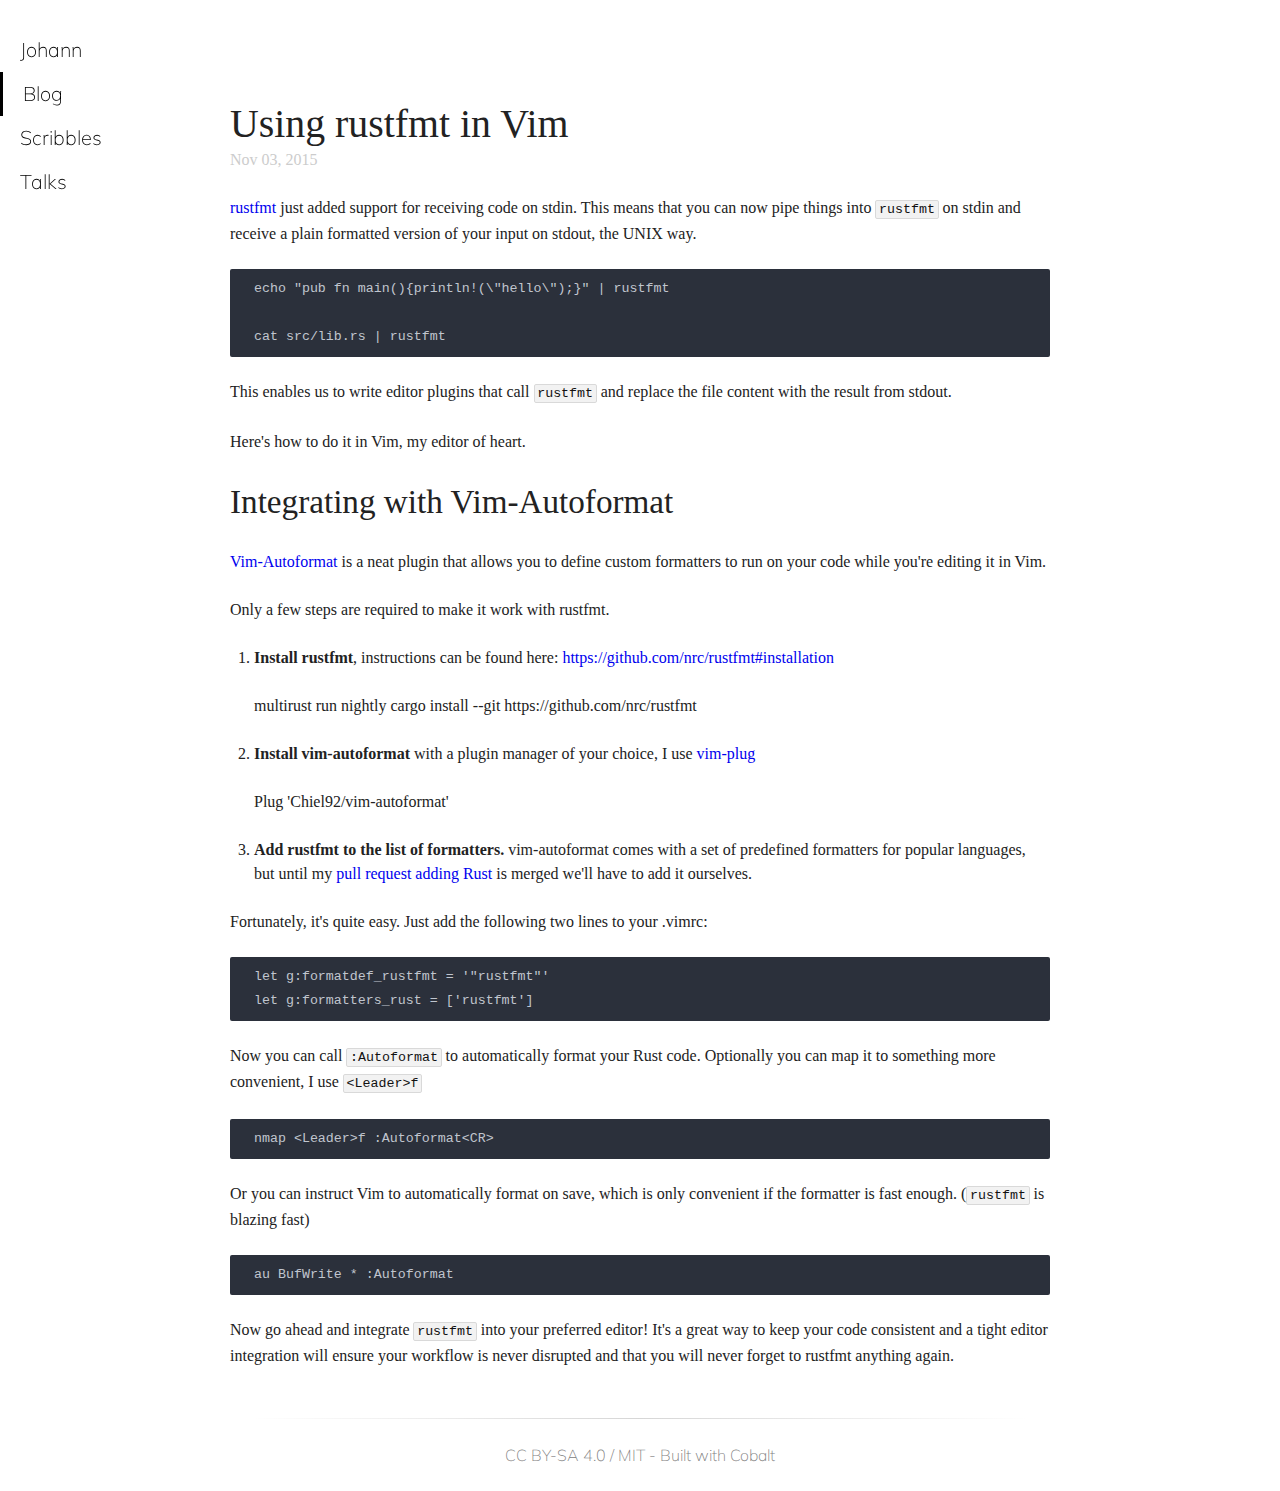
<file: blog/rustfmt-vim.html>
<!DOCTYPE html>
<html>
  <head>
    <meta charset="utf-8">
<meta name="viewport" content="width=device-width">
<title>Using rustfmt in Vim</title>
<link href='https://fonts.googleapis.com/css?family=Muli:400,300' rel='stylesheet' type='text/css'>
<link href="https://maxcdn.bootstrapcdn.com/font-awesome/4.5.0/css/font-awesome.min.css" rel="stylesheet" integrity="sha256-3dkvEK0WLHRJ7/Csr0BZjAWxERc5WH7bdeUya2aXxdU= sha512-+L4yy6FRcDGbXJ9mPG8MT/3UCDzwR9gPeyFNMCtInsol++5m3bk2bXWKdZjvybmohrAsn3Ua5x8gfLnbE1YkOg==" crossorigin="anonymous">
<link rel="stylesheet" href="/writ.min.css">
<link rel="stylesheet" href="/style.css" type="text/css" media="all" />
<link rel="alternate" href="/rss.xml" type="application/rss+xml" title="RSS" />

  </head>
<body data-route=blog>
  <nav class="menu">
  <a class="menu-item " href="/about/">Johann</a>
  <a class="menu-item current" href="/">Blog</a>
  <a class="menu-item" href="https://www.notion.so/johannhof/Johann-s-Scribbles-646639f7330b4147a2942172f36b6964">Scribbles</a>
  <a class="menu-item " href="/talks/">Talks</a>
  <a class="menu-item icon" href="http://github.com/johannhof"><i class="fa fa-github-square"></i></a>
  <a class="menu-item icon" href="http://twitter.com/johannh"><i class="fa fa-twitter-square"></i></a>
  <a class="menu-item icon" href="/rss.xml"><i class="fa fa-rss-square"></i></a>
  <hr>
</nav>

  <main>
    <article>
      <h1>Using rustfmt in Vim</h1>
      <time pubdate="pubdate">Nov 03, 2015</time>
      <p><a href="https://github.com/nrc/rustfmt">rustfmt</a> just added support for receiving code on stdin. This means that you can now pipe things into <code>rustfmt</code> on stdin and receive a plain formatted version of your input on stdout, the UNIX way.</p>
<pre style="background-color:#2b303b;">
<span style="background-color:#2b303b;color:#c0c5ce;">  echo &quot;pub fn main(){println!(\&quot;hello\&quot;);}&quot; | rustfmt

</span><span style="background-color:#2b303b;color:#c0c5ce;">  cat src/lib.rs | rustfmt
</span></pre>
<p>This enables us to write editor plugins that call <code>rustfmt</code> and replace the file content with the result from stdout.</p>
<p>Here's how to do it in Vim, my editor of heart.</p>
<h2>Integrating with Vim-Autoformat</h2>
<p><a href="https://github.com/Chiel92/vim-autoformat">Vim-Autoformat</a> is a neat plugin that allows you to define custom formatters to run on your code while you're editing it in Vim.</p>
<p>Only a few steps are required to make it work with rustfmt.</p>
<ol>
<li>
<p><strong>Install rustfmt</strong>, instructions can be found here: <a href="https://github.com/nrc/rustfmt#installation">https://github.com/nrc/rustfmt#installation</a></p>
<p>multirust run nightly cargo install --git https://github.com/nrc/rustfmt</p>
</li>
<li>
<p><strong>Install vim-autoformat</strong> with a plugin manager of your choice, I use <a href="https://github.com/junegunn/vim-plug">vim-plug</a></p>
<p>Plug 'Chiel92/vim-autoformat'</p>
</li>
<li>
<p><strong>Add rustfmt to the list of formatters.</strong> vim-autoformat comes with a set of predefined formatters for popular languages, but until my <a href="https://github.com/Chiel92/vim-autoformat/pull/87">pull request adding Rust</a> is merged we'll have to add it ourselves.</p>
</li>
</ol>
<p>Fortunately, it's quite easy. Just add the following two lines to your .vimrc:</p>
<pre style="background-color:#2b303b;">
<span style="background-color:#2b303b;color:#c0c5ce;">  let g:formatdef_rustfmt = &#39;&quot;rustfmt&quot;&#39;
</span><span style="background-color:#2b303b;color:#c0c5ce;">  let g:formatters_rust = [&#39;rustfmt&#39;]
</span></pre>
<p>Now you can call <code>:Autoformat</code> to automatically format your Rust code. Optionally you can map it to something more convenient, I use <code>&lt;Leader&gt;f</code></p>
<pre style="background-color:#2b303b;">
<span style="background-color:#2b303b;color:#c0c5ce;">  nmap &lt;Leader&gt;f :Autoformat&lt;CR&gt;
</span></pre>
<p>Or you can instruct Vim to automatically format on save, which is only convenient if the formatter is fast enough. (<code>rustfmt</code> is blazing fast)</p>
<pre style="background-color:#2b303b;">
<span style="background-color:#2b303b;color:#c0c5ce;">  au BufWrite * :Autoformat
</span></pre>
<p>Now go ahead and integrate <code>rustfmt</code> into your preferred editor! It's a great way to keep your code consistent and a tight editor integration will ensure your workflow is never disrupted and that you will never forget to rustfmt anything again.</p>

    </article>
  </main>
  <footer>
  <hr>
  <p>
    <a href="/license/">CC BY-SA 4.0 / MIT</a>
    -
    <a href="https://github.com/cobalt-org/cobalt.rs">Built with Cobalt</a>
  </p>
  <br>
</footer>

</body>
</html>
</file>
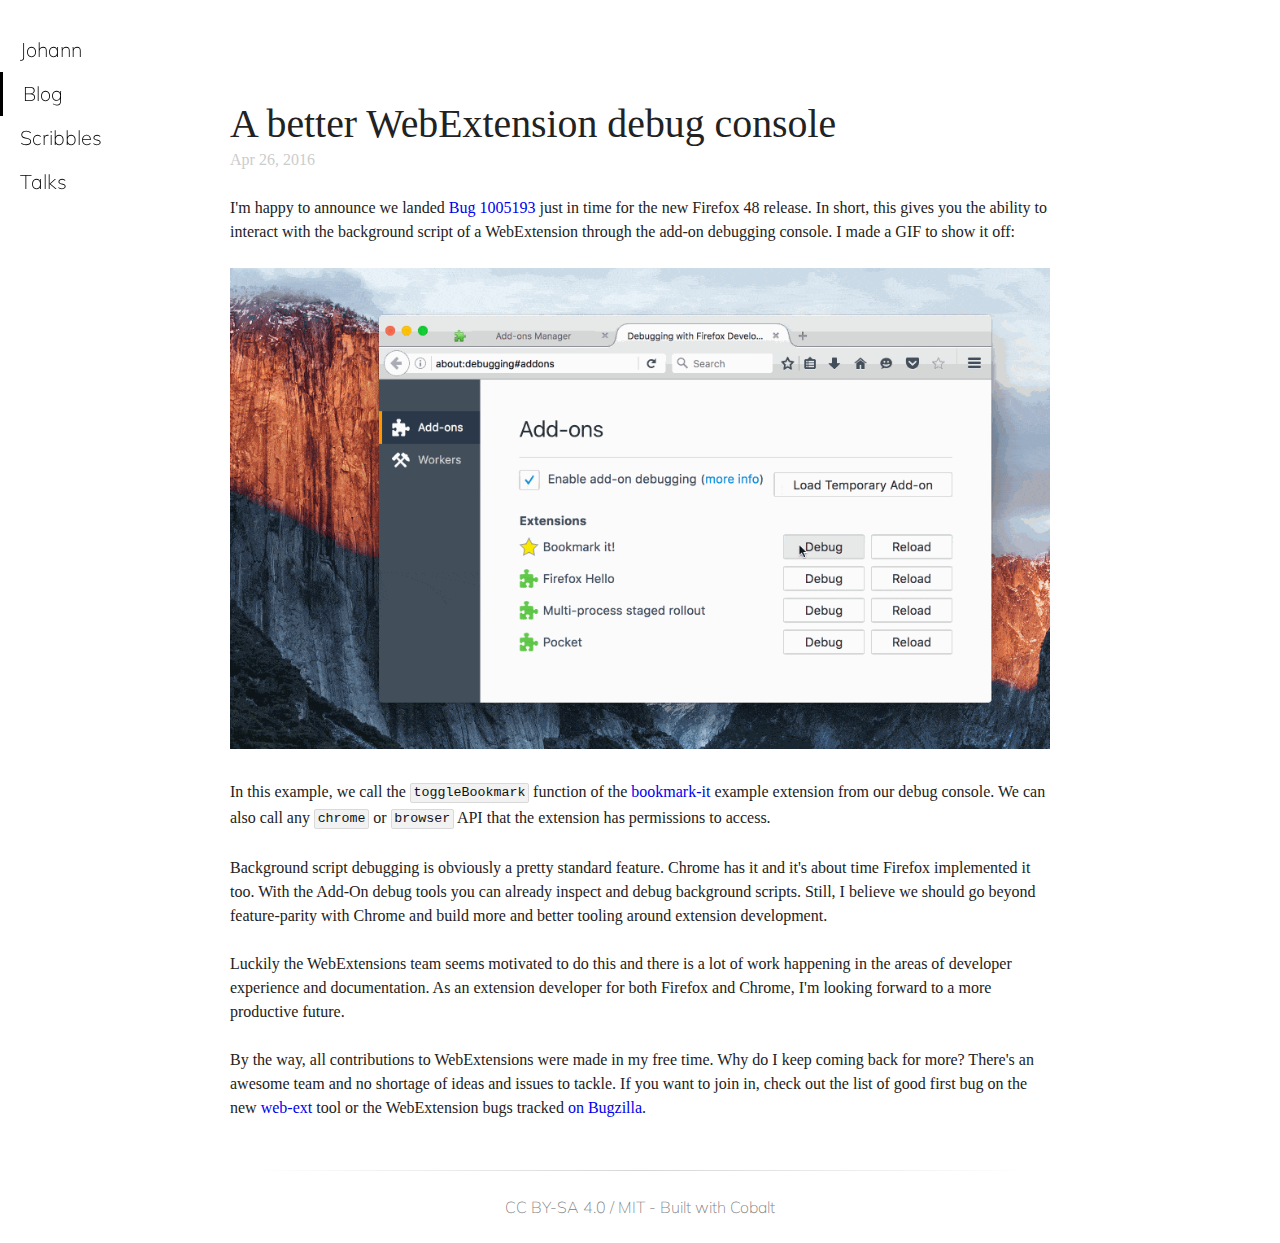
<file: blog/webextensions-debug-console.html>
<!DOCTYPE html>
<html>
  <head>
    <meta charset="utf-8">
<meta name="viewport" content="width=device-width">
<title>A better WebExtension debug console</title>
<link href='https://fonts.googleapis.com/css?family=Muli:400,300' rel='stylesheet' type='text/css'>
<link href="https://maxcdn.bootstrapcdn.com/font-awesome/4.5.0/css/font-awesome.min.css" rel="stylesheet" integrity="sha256-3dkvEK0WLHRJ7/Csr0BZjAWxERc5WH7bdeUya2aXxdU= sha512-+L4yy6FRcDGbXJ9mPG8MT/3UCDzwR9gPeyFNMCtInsol++5m3bk2bXWKdZjvybmohrAsn3Ua5x8gfLnbE1YkOg==" crossorigin="anonymous">
<link rel="stylesheet" href="/writ.min.css">
<link rel="stylesheet" href="/style.css" type="text/css" media="all" />
<link rel="alternate" href="/rss.xml" type="application/rss+xml" title="RSS" />

  </head>
<body data-route=blog>
  <nav class="menu">
  <a class="menu-item " href="/about/">Johann</a>
  <a class="menu-item current" href="/">Blog</a>
  <a class="menu-item" href="https://www.notion.so/johannhof/Johann-s-Scribbles-646639f7330b4147a2942172f36b6964">Scribbles</a>
  <a class="menu-item " href="/talks/">Talks</a>
  <a class="menu-item icon" href="http://github.com/johannhof"><i class="fa fa-github-square"></i></a>
  <a class="menu-item icon" href="http://twitter.com/johannh"><i class="fa fa-twitter-square"></i></a>
  <a class="menu-item icon" href="/rss.xml"><i class="fa fa-rss-square"></i></a>
  <hr>
</nav>

  <main>
    <article>
      <h1>A better WebExtension debug console</h1>
      <time pubdate="pubdate">Apr 26, 2016</time>
      <p>I'm happy to announce we landed <a href="https://bugzilla.mozilla.org/show_bug.cgi?id=1005193">Bug 1005193</a> just in time for the new Firefox 48 release. In short, this gives you the ability to interact with the background script of a WebExtension through the add-on debugging console. I made a GIF to show it off:</p>
<p><img src="/img/debug_addons.gif" alt="/img/debug_addons.gif" /></p>
<p>In this example, we call the <code>toggleBookmark</code> function of the <a href="https://github.com/mdn/webextensions-examples/tree/master/bookmark-it">bookmark-it</a> example extension from our debug console. We can also call any <code>chrome</code> or <code>browser</code> API that the extension has permissions to access.</p>
<p>Background script debugging is obviously a pretty standard feature. Chrome has it and it's about time Firefox implemented it too. With the Add-On debug tools you can already inspect and debug background scripts. Still, I believe we should go beyond feature-parity with Chrome and build more and better tooling around extension development.</p>
<p>Luckily the WebExtensions team seems motivated to do this and there is a lot of work happening in the areas of developer experience and documentation. As an extension developer for both Firefox and Chrome, I'm looking forward to a more productive future.</p>
<p>By the way, all contributions to WebExtensions were made in my free time. Why do I keep coming back for more? There's an awesome team and no shortage of ideas and issues to tackle. If you want to join in, check out the list of good first bug on the new <a href="https://github.com/mozilla/web-ext/issues?q=is%3Aissue+is%3Aopen+label%3A%22good+first+bug%22">web-ext</a> tool or the WebExtension bugs tracked <a href="https://bugzilla.mozilla.org/buglist.cgi?cmdtype=runnamed&amp;namedcmd=WebExtensions&amp;list_id=12984337">on Bugzilla</a>.</p>

    </article>
  </main>
  <footer>
  <hr>
  <p>
    <a href="/license/">CC BY-SA 4.0 / MIT</a>
    -
    <a href="https://github.com/cobalt-org/cobalt.rs">Built with Cobalt</a>
  </p>
  <br>
</footer>

</body>
</html>
</file>
<file: style.css>
html,
body {
  /*font-size: 15px;*/
  margin: 0;
  padding: 0;
}

body {}

pre {
  padding: 1ch;
  border: none;
}

time {
  color: #ccc;
}

nav {
  font-family: "Muli", sans-serif;
  position: fixed;
  left: 0;
  top: 0;
  padding: 28px 0;
}

nav hr {
  display: none;
}

nav .menu-item {
  display: block;
  padding: 10px 0 10px 20px;
  text-decoration: none;
  font-size: 20px;
  font-weight: 100;
  transition: border-left 0.1s;
}

nav .menu-item.icon {
  font-size: 22px;
  padding-left: 30px;
}

nav a.menu-item {
  color: #000;
}

.menu-item.current,
.menu-item:hover {
  border-left: 3px solid #000;
}

main {
  margin: 0 auto;
  width: 100%;
  max-width: 900px;
  padding: 50px 40px;
  box-sizing: border-box;
  min-height: 600px;
}

body[data-route=about] p {
  padding: 5px 0;
  max-width: 600px;
}

.me-image {
  height: 220px;
  margin: 20px 50px;
  float: right;
}

.about-icon {
  float: left;
  height: 75px;
  margin-right: 20px;
}

.blog-list li {
  list-style: none;
  text-align: center;
  margin: 20px;
}

.blog-list li a {
  font-weight: 200;
  color: black;
  font-size: 30px;
  text-decoration: none;
}

.blog-list li a:hover {
  text-decoration: underline;
}

article {
  margin-top: 50px;
}

footer {
  font-family: "Muli", sans-serif;
  width: 100%;
  text-align: center;
  color: grey;
  font-weight: 200;
  margin: 0 0 40px;
}

footer a, footer a:visited {
  color: grey;
}

hr {
  padding: 0;
  max-width: 900px;
  height: 1px;
  border: 0;
  background-image: -webkit-linear-gradient(left, rgba(0, 0, 0, 0), rgba(0, 0, 0, 0.16), rgba(0, 0, 0, 0));
  background-image: -moz-linear-gradient(left, rgba(0, 0, 0, 0), rgba(0, 0, 0, 0.16), rgba(0, 0, 0, 0));
  background-image: -o-linear-gradient(left, rgba(0, 0, 0, 0), rgba(0, 0, 0, 0.16), rgba(0, 0, 0, 0));
  background-image: linear-gradient(left, rgba(0, 0, 0, 0), rgba(0, 0, 0, 0.16), rgba(0, 0, 0, 0));
}

@media all and (max-width:1024px) {
  main {
    padding: 25px 40px;
  }
  nav {
    position: static;
    margin: 0 auto;
    width: 100%;
    text-align: center;
    padding: 20px 0;
  }
  nav .menu-item {
    display: inline-block;
    padding: 10px 0 10px 20px;
    text-decoration: none;
    font-size: 20px;
    transition: border-left 0.1s;
  }
  .menu hr {
    display: block;
  }
  .menu-item.current,
  .menu-item:hover {
    border-left: none;
  }
}

@media all and (max-width:768px) {
  h1 {
    font-size: 40px;
  }
  main {
    padding: 20px 40px;
  }
}

@media all and (max-width:390px) {
  header {
    margin-top: 10px;
    height: 50px;
  }
  #stage {
    display: none;
  }
  main {
    padding: 15px 20px;
  }
  h1 {
    font-size: 30px;
  }
  h2 {
    font-size: 20px;
  }
}

.clearfix:after {
  visibility: hidden;
  display: block;
  font-size: 0;
  content: " ";
  clear: both;
  height: 0;
}

.clearfix {
  display: inline-block;
}


/* start commented backslash hack \*/

* html .clearfix {
  height: 1%;
}

.clearfix {
  display: block;
}

/* close commented backslash hack */
</file>
<file: writ.min.css>
/*!
 * Writ v1.0.2
 *
 * Copyright © 2015, Curtis McEnroe <curtis@cmcenroe.me>
 *
 * https://cmcenroe.me/writ/LICENSE (ISC)
 */dd,hr,ol ol,ol ul,ul ol,ul ul{margin:0}pre,table{overflow-x:auto}a,ins{text-decoration:none}html{font-family:Palatino,Georgia,Lucida Bright,Book Antiqua,serif;font-size:16px;line-height:1.5rem}code,kbd,pre,samp{font-family:Consolas,Liberation Mono,Menlo,Courier,monospace;font-size:.833rem;color:#111}kbd{font-weight:700}h1,h2,h3,h4,h5,h6,th{font-weight:400}h1{font-size:2.488em}h2{font-size:2.074em}h3{font-size:1.728em}h4{font-size:1.44em}h5{font-size:1.2em}h6{font-size:1em}small{font-size:.833em}h1,h2,h3{line-height:3rem}blockquote,dl,h1,h2,h3,h4,h5,h6,ol,p,pre,table,ul{margin:1.5rem 0 0}pre,table{margin-bottom:-1px}hr{border:none;padding:1.5rem 0 0}table{line-height:calc(1.5rem - 1px);width:100%;border-collapse:collapse}pre{margin-top:calc(1.5rem - 1px)}body{color:#222;margin:1.5rem 1ch}a,nav a:visited{color:#00e}a:visited{color:#60b}mark{color:inherit;background-color:#fe0}code,pre,samp,tfoot,thead{background-color:rgba(0,0,0,.05)}blockquote,ins,main aside{border:rgba(0,0,0,.05) solid}blockquote,main aside{border-width:0 0 0 .5ch}code,pre,samp{border:rgba(0,0,0,.1) solid}td,th{border:solid #dbdbdb}body>header{text-align:center}body>footer,main{display:block;max-width:78ch;margin:auto}main aside,main figure{float:right;margin:1.5rem 0 0 1ch}main aside{max-width:26ch;padding:0 0 0 .5ch}blockquote{margin-right:3ch;margin-left:1.5ch;padding:0 0 0 1ch}pre{border-width:1px;border-radius:2px;padding:0 .5ch}pre code{border:none;padding:0;background-color:transparent;white-space:inherit}code,ins,samp,td,th{border-width:1px}img{max-width:100%}dd,ol,ul{padding:0 0 0 3ch}ul>li{list-style-type:disc}li ul>li{list-style-type:circle}li li ul>li{list-style-type:square}ol>li{list-style-type:decimal}li ol>li{list-style-type:lower-roman}li li ol>li{list-style-type:lower-alpha}nav ul{padding:0;list-style-type:none}nav ul li{display:inline;padding-left:1ch;white-space:nowrap}nav ul li:first-child{padding-left:0}ins,mark{padding:1px}td,th{padding:0 .5ch}sub,sup{font-size:.75em;line-height:1em}code,samp{border-radius:2px;padding:.1em .2em;white-space:nowrap}
</file>
